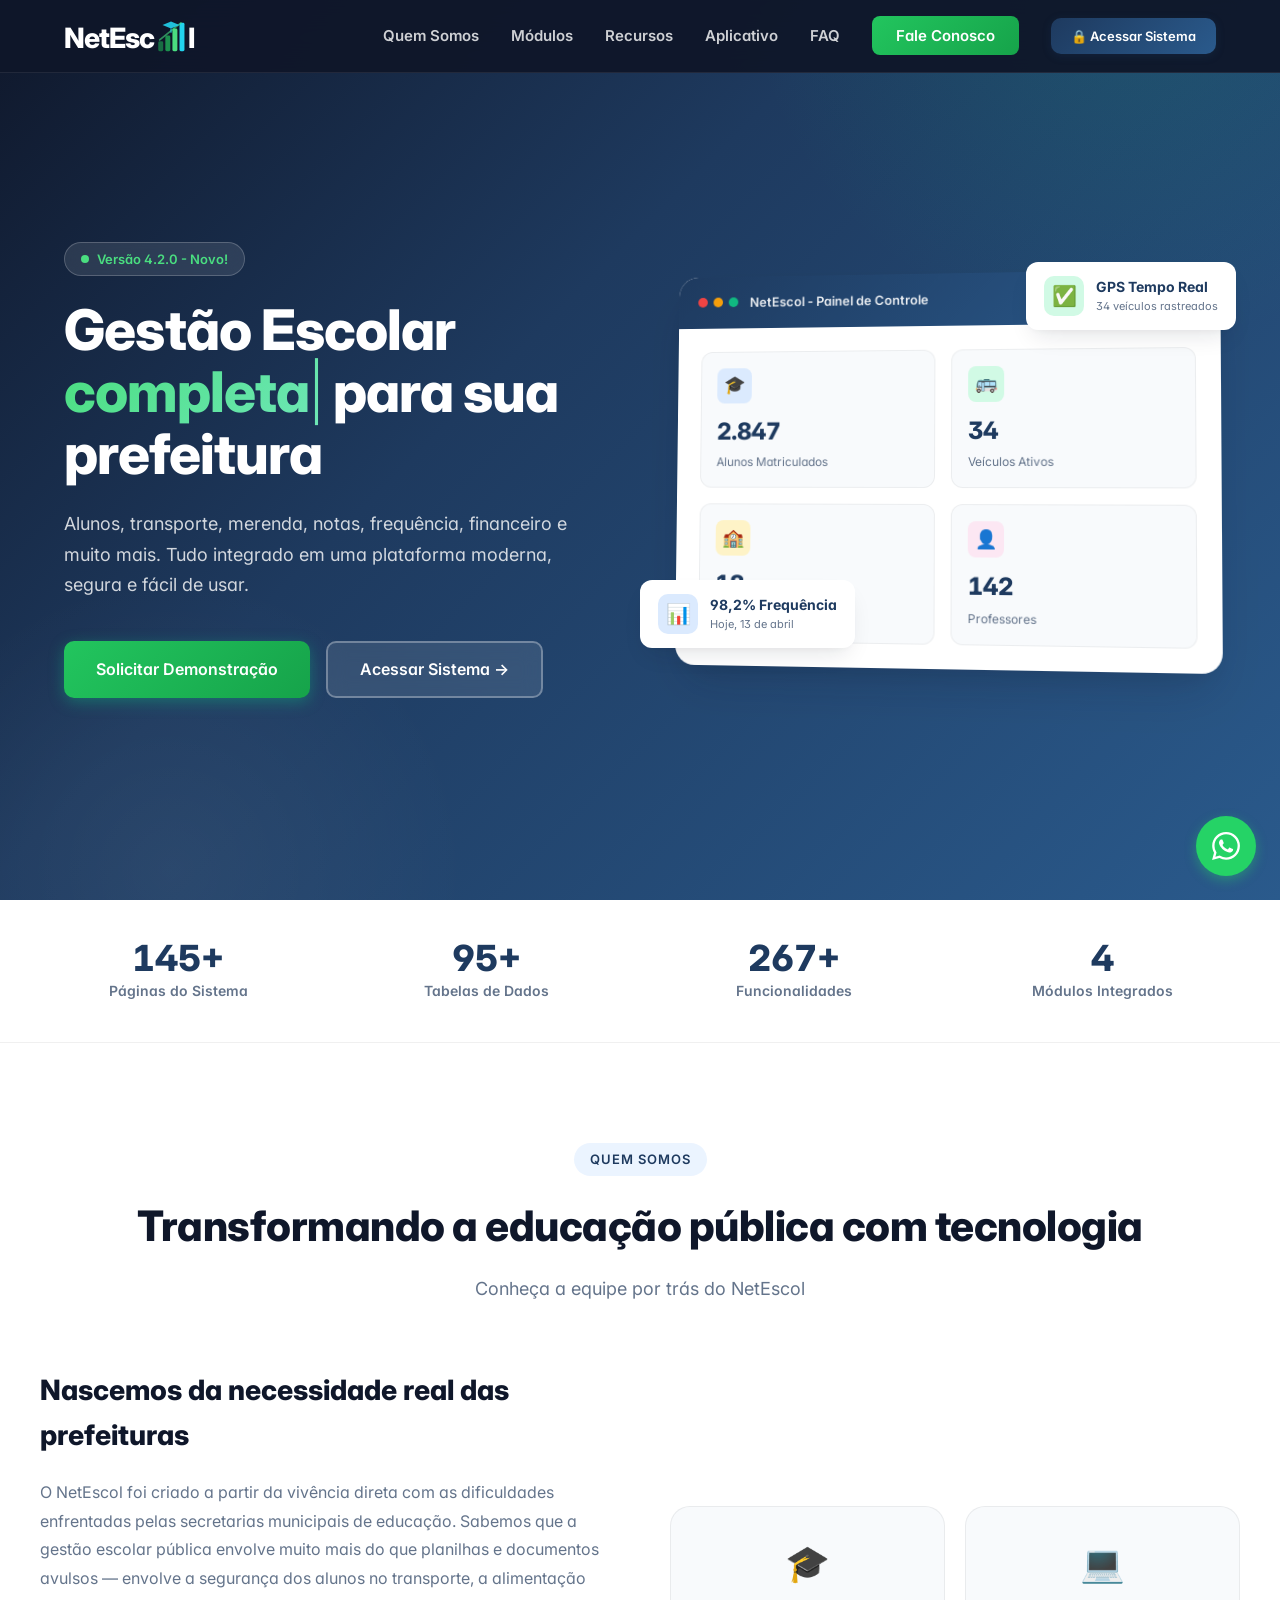
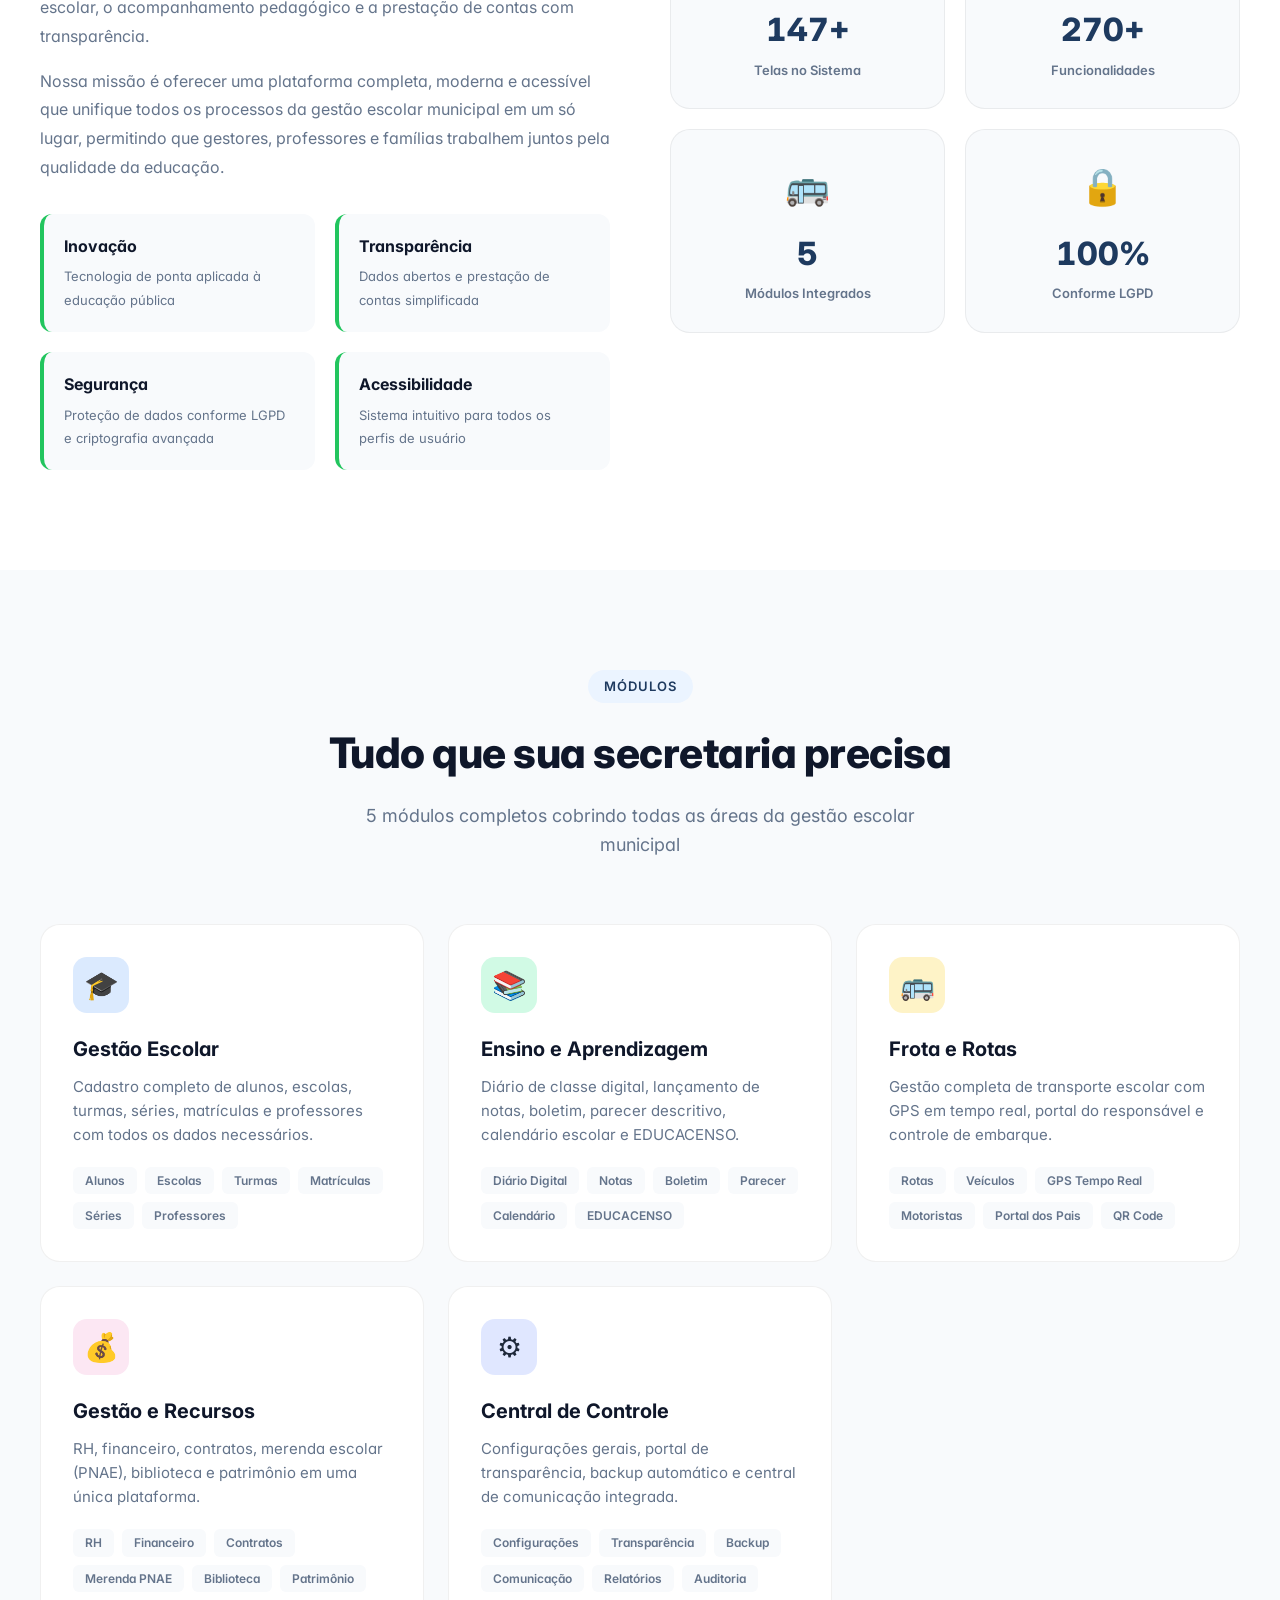
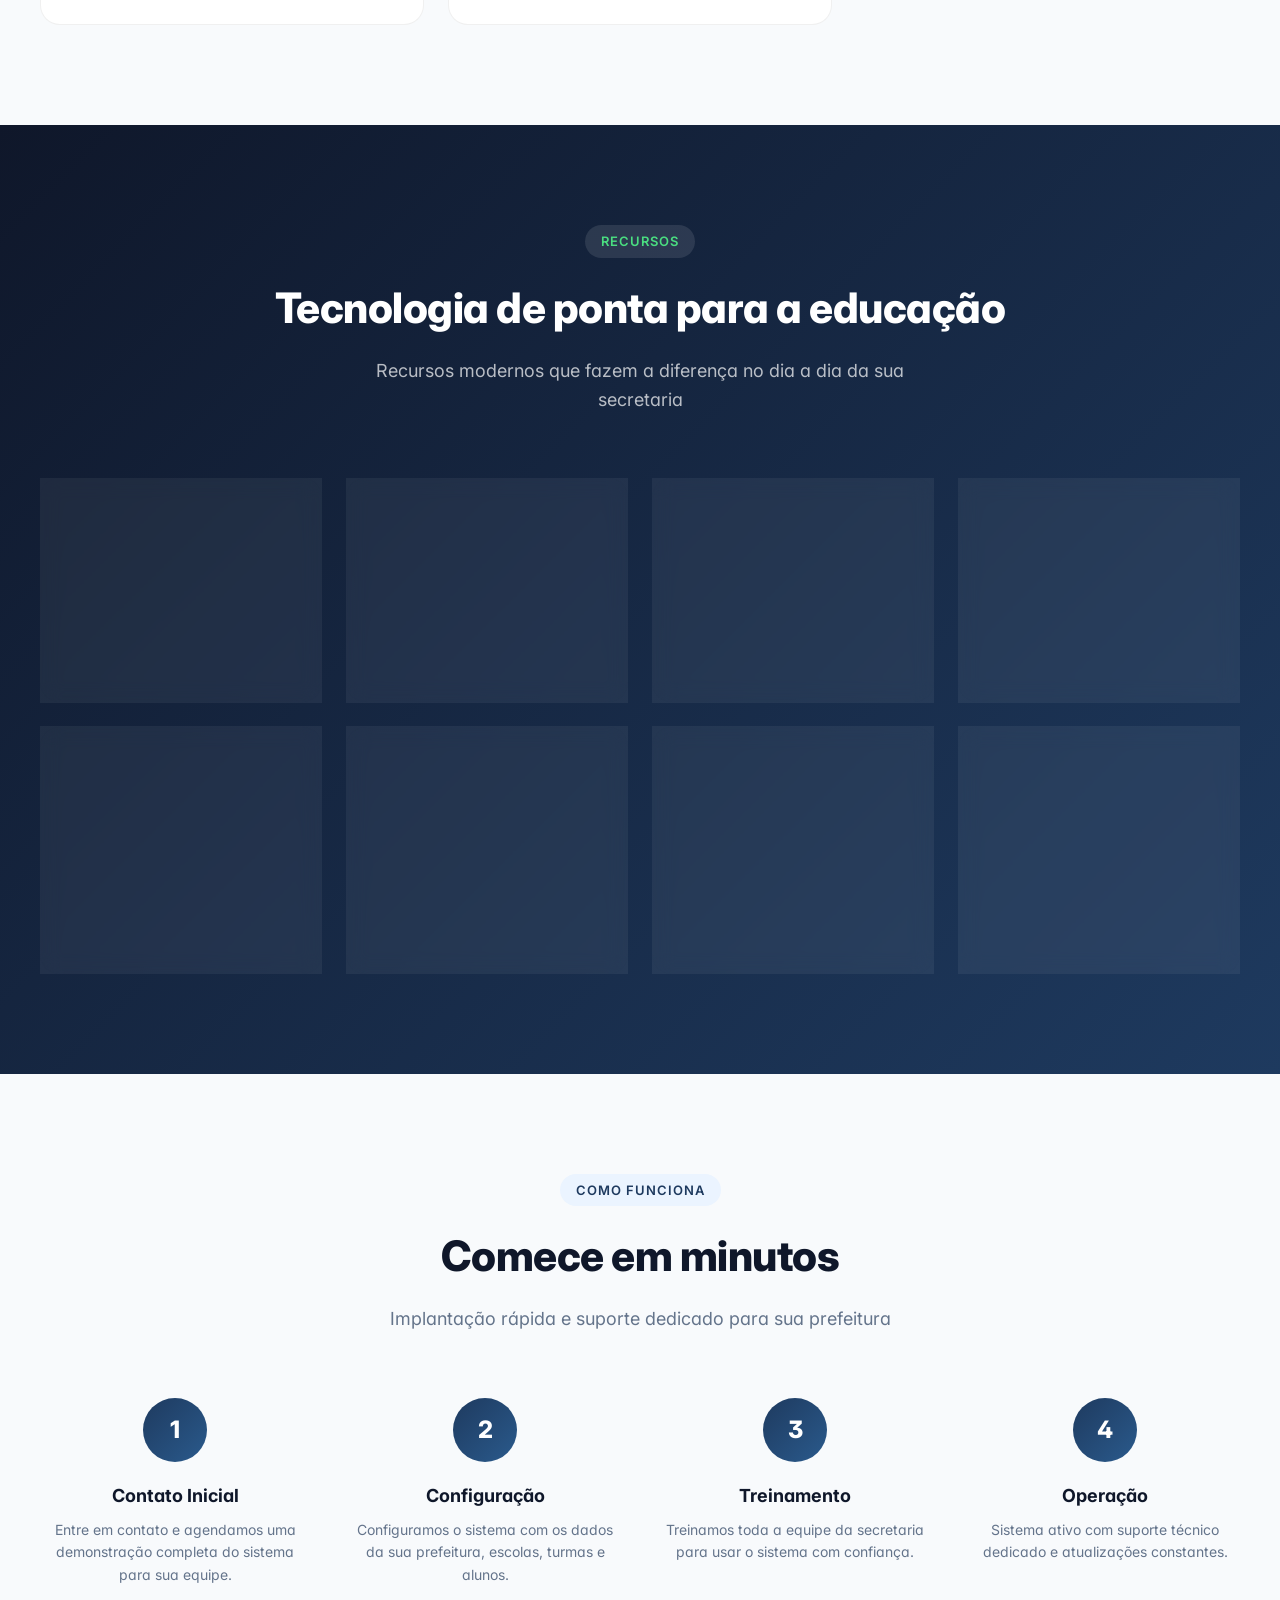
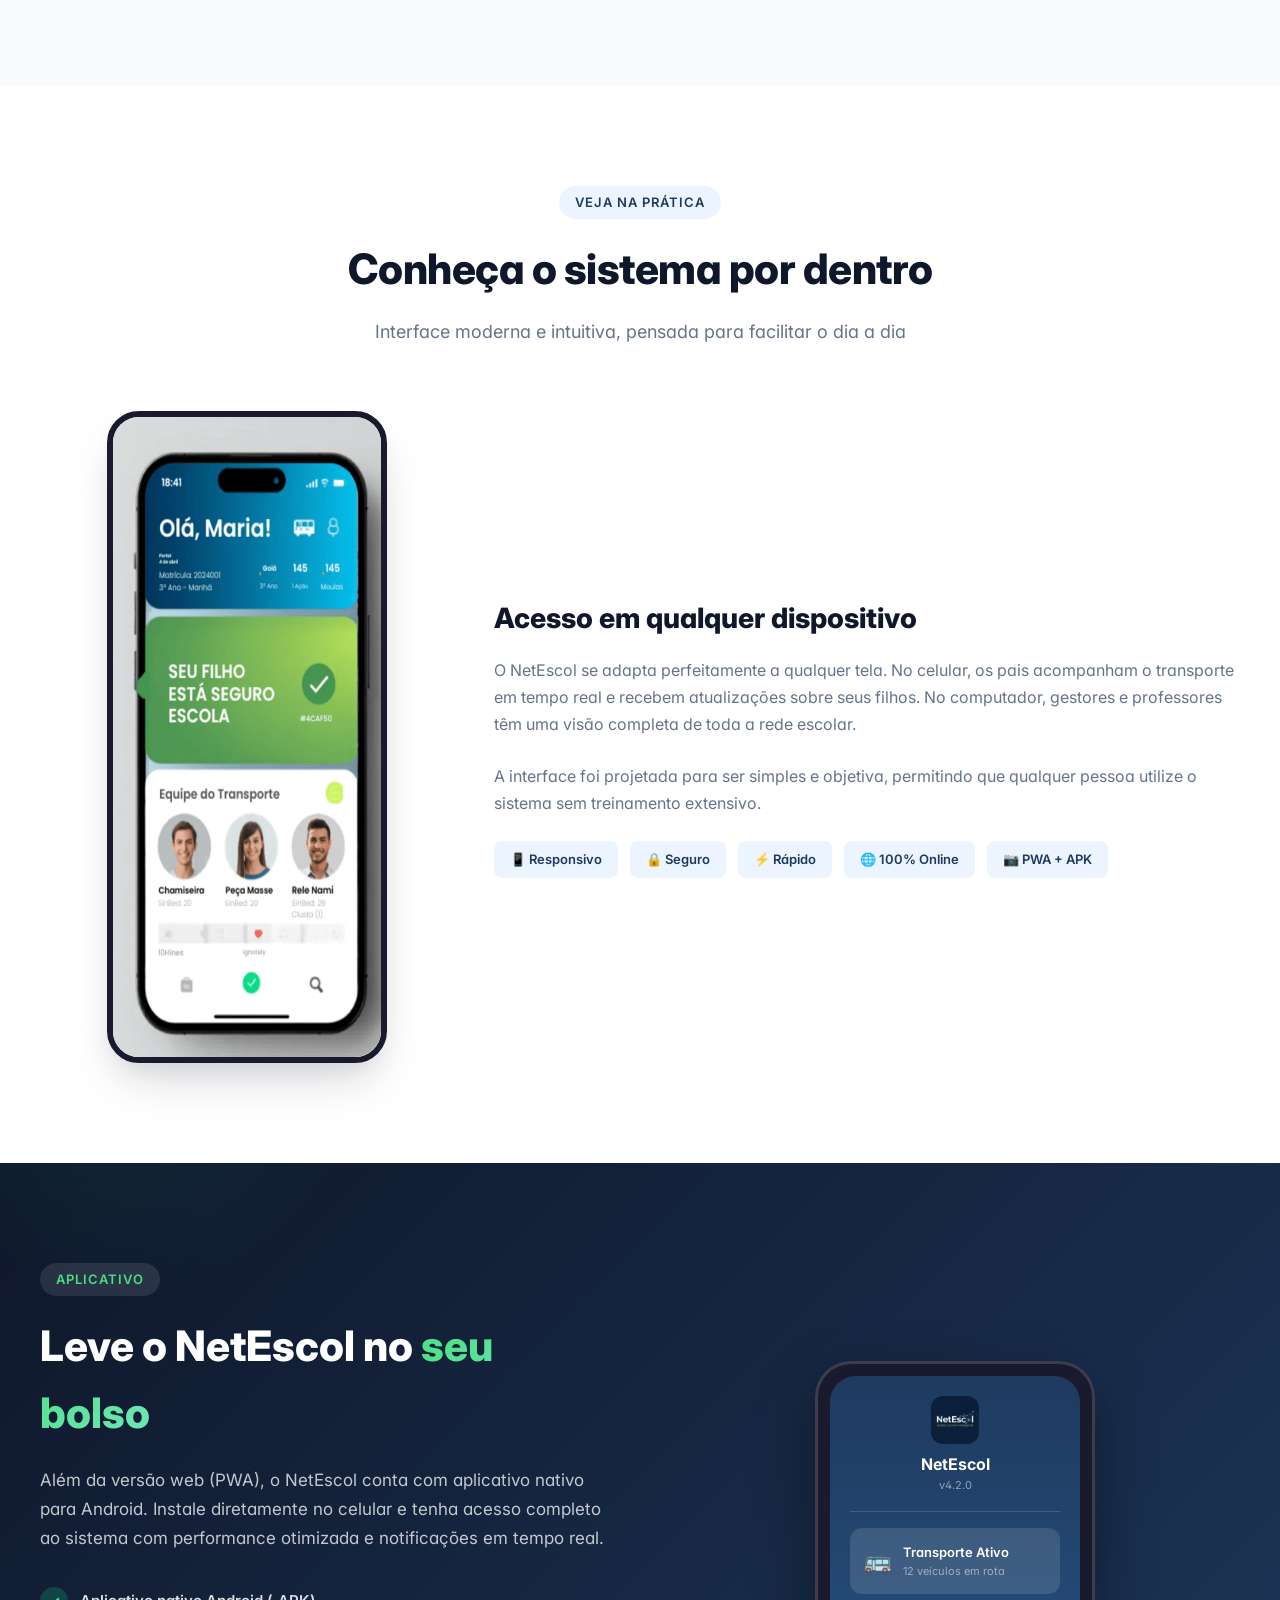
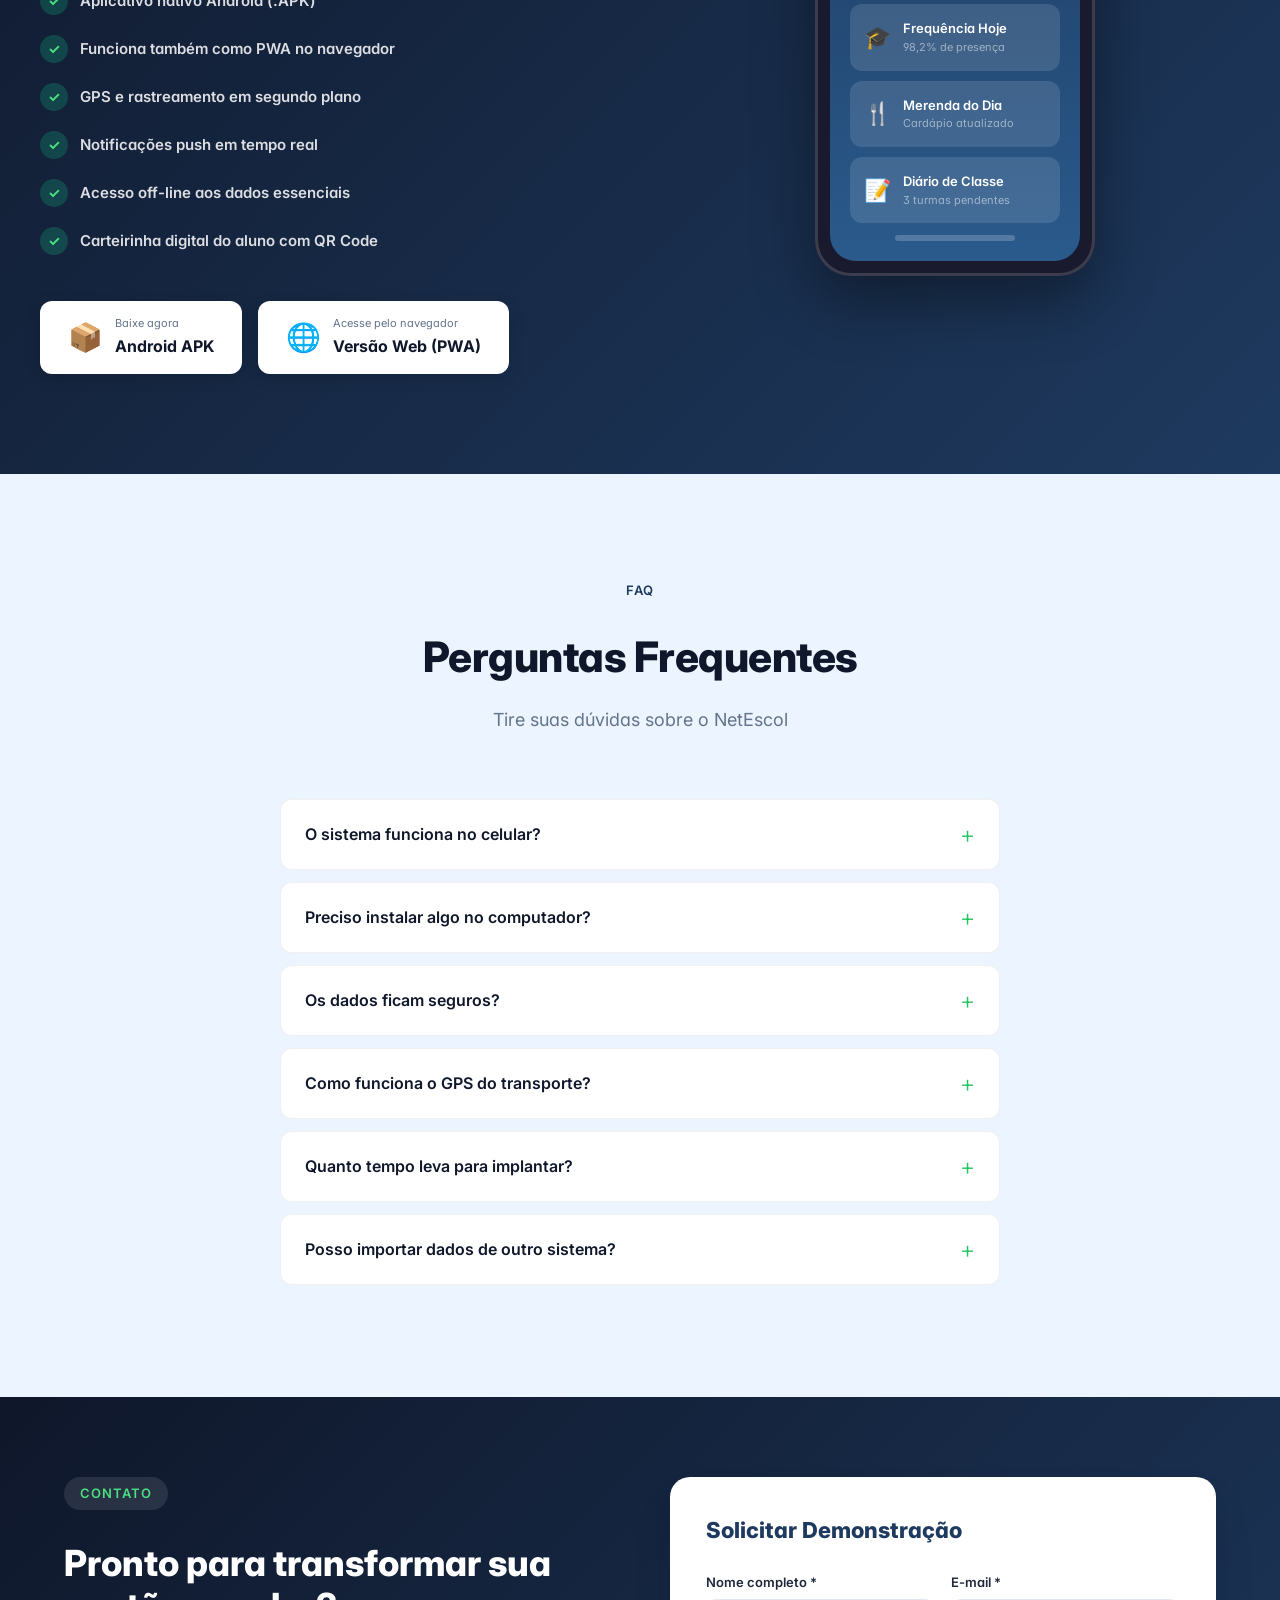
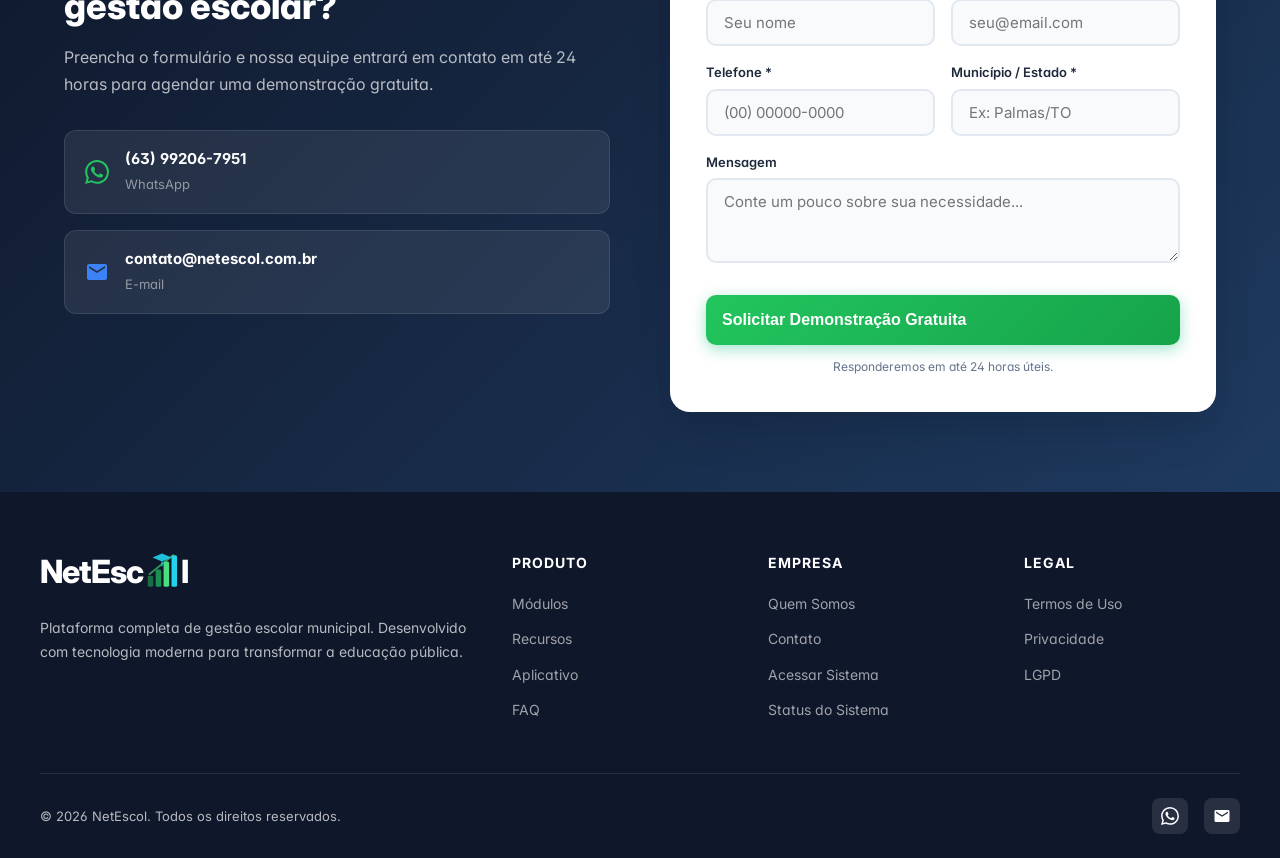
<file: index.html>
<!DOCTYPE html>
<html lang="pt-BR">
<head>
  <meta charset="UTF-8">
  <!-- Google Analytics 4 (substituir G-X86882PN4S pelo ID real) -->
  <script async src="https://www.googletagmanager.com/gtag/js?id=G-X86882PN4S"></script>
  <script>
    window.dataLayer = window.dataLayer || [];
    function gtag(){dataLayer.push(arguments);}
    gtag('js', new Date());
    gtag('config', 'G-X86882PN4S');
  </script>
  <!-- GoatCounter - analytics sem cookies (LGPD-friendly) -->
  <script data-goatcounter="https://netescol.goatcounter.com/count" async src="//gc.zgo.at/count.js"></script>
  <meta name="viewport" content="width=device-width, initial-scale=1.0">
  <title>NetEscol - Sistema de Gestão Escolar Municipal</title>
  <meta name="description" content="NetEscol - Plataforma completa de gestão escolar municipal. Alunos, transporte, merenda, notas, frequência e muito mais em um só lugar.">
  <meta name="keywords" content="gestão escolar, transporte escolar, sistema educacional, prefeitura, escola municipal">
  <meta name="theme-color" content="#1e3a5f">
  <meta name="geo.country" content="BR">
  <link rel="canonical" href="https://www.netescol.com.br/">
  <link rel="icon" type="image/svg+xml" href="assets/images/favicon.svg?v=2">
  <link rel="icon" type="image/png" href="assets/images/favicon.png?v=2">
  <link rel="apple-touch-icon" href="assets/images/favicon.png?v=2">
  <meta property="og:site_name" content="NetEscol">
  <meta property="og:title" content="NetEscol - Sistema de Gestão Escolar Municipal">
  <meta property="og:description" content="Plataforma completa de gestão escolar municipal. Alunos, transporte, merenda, notas, frequência e muito mais.">
  <meta property="og:image" content="https://www.netescol.com.br/assets/images/og-image.png">
  <meta property="og:image:width" content="1200">
  <meta property="og:image:height" content="630">
  <meta property="og:image:type" content="image/png">
  <meta property="og:image:alt" content="NetEscol - Sistema de Gestão Escolar Municipal">
  <meta property="og:url" content="https://www.netescol.com.br">
  <meta property="og:type" content="website">
  <meta property="og:locale" content="pt_BR">
  <meta name="twitter:card" content="summary_large_image">
  <meta name="twitter:title" content="NetEscol - Sistema de Gestão Escolar Municipal">
  <meta name="twitter:description" content="Plataforma completa de gestão escolar municipal. Alunos, transporte, merenda, notas, frequência e muito mais.">
  <meta name="twitter:image" content="https://www.netescol.com.br/assets/images/og-image.png">
  <meta name="twitter:image:alt" content="NetEscol - Sistema de Gestão Escolar Municipal">
  <link rel="preconnect" href="https://fonts.googleapis.com">
  <link rel="preconnect" href="https://fonts.gstatic.com" crossorigin>
  <link rel="dns-prefetch" href="//app.netescol.com.br">
  <link rel="preload" as="style" href="https://fonts.googleapis.com/css2?family=Inter:wght@300;400;600;700;800&display=swap">
  <link href="https://fonts.googleapis.com/css2?family=Inter:wght@300;400;600;700;800&display=swap" rel="stylesheet">
  <link rel="stylesheet" href="assets/css/style.css">
  <!-- Schema.org JSON-LD -->
  <script type="application/ld+json">
  {
    "@context": "https://schema.org",
    "@graph": [
      {
        "@type": "WebSite",
        "@id": "https://www.netescol.com.br/#website",
        "url": "https://www.netescol.com.br/",
        "name": "NetEscol",
        "description": "Sistema de Gestão Escolar Municipal",
        "inLanguage": "pt-BR",
        "publisher": { "@id": "https://www.netescol.com.br/#organization" }
      },
      {
        "@type": "Organization",
        "@id": "https://www.netescol.com.br/#organization",
        "name": "NetEscol",
        "url": "https://www.netescol.com.br",
        "logo": "https://www.netescol.com.br/assets/images/logo-sistema.png",
        "sameAs": [],
        "contactPoint": {
          "@type": "ContactPoint",
          "telephone": "+55-63-99206-7951",
          "contactType": "sales",
          "email": "contato@netescol.com.br",
          "availableLanguage": "Portuguese",
          "areaServed": "BR"
        },
        "address": {
          "@type": "PostalAddress",
          "addressLocality": "Palmas",
          "addressRegion": "TO",
          "addressCountry": "BR"
        }
      },
      {
        "@type": "SoftwareApplication",
        "@id": "https://www.netescol.com.br/#software",
        "name": "NetEscol",
        "applicationCategory": "BusinessApplication",
        "operatingSystem": "Web, Android",
        "description": "Sistema completo de gestão escolar municipal. Alunos, transporte, merenda, notas, frequência e muito mais.",
        "url": "https://www.netescol.com.br",
        "image": "https://www.netescol.com.br/assets/images/og-image.png",
        "offers": {
          "@type": "Offer",
          "price": "0",
          "priceCurrency": "BRL",
          "description": "Demonstração gratuita"
        },
        "provider": { "@id": "https://www.netescol.com.br/#organization" },
        "featureList": ["Gestão de Alunos", "Transporte Escolar com GPS", "Merenda PNAE", "Diário Digital", "Boletim", "Dashboard 360"]
      },
      {
        "@type": "FAQPage",
        "mainEntity": [
          { "@type": "Question", "name": "O sistema funciona no celular?", "acceptedAnswer": { "@type": "Answer", "text": "Sim. O NetEscol é um Progressive Web App (PWA), funciona como aplicativo nativo no celular, tablet e computador. Basta acessar pelo navegador e adicionar à tela inicial. Funciona até off-line." } },
          { "@type": "Question", "name": "Preciso instalar algo no computador?", "acceptedAnswer": { "@type": "Answer", "text": "Não. O NetEscol é 100% na nuvem. Você acessa pelo navegador de qualquer computador ou celular. Não precisa instalar programa, e as atualizações são automáticas." } },
          { "@type": "Question", "name": "Os dados ficam seguros?", "acceptedAnswer": { "@type": "Answer", "text": "Sim. Usamos criptografia de ponta a ponta, autenticação JWT segura, proteção contra SQL Injection, XSS e outros ataques. Compatível com a LGPD e cada prefeitura tem seus dados completamente isolados (multitenant)." } },
          { "@type": "Question", "name": "Como funciona o GPS do transporte?", "acceptedAnswer": { "@type": "Answer", "text": "O motorista ativa o GPS no celular e o sistema rastreia a posição em tempo real via Socket.IO. Os pais acompanham pelo Portal do Responsável e recebem notificações quando o ônibus está próximo. O embarque é registrado por QR Code." } },
          { "@type": "Question", "name": "Quanto tempo leva para implantar?", "acceptedAnswer": { "@type": "Answer", "text": "A implantação completa leva em média de 2 a 4 semanas, dependendo do tamanho da rede escolar. Inclui configuração do sistema, importação de dados, treinamento da equipe e acompanhamento inicial." } },
          { "@type": "Question", "name": "Posso importar dados de outro sistema?", "acceptedAnswer": { "@type": "Answer", "text": "Sim. Oferecemos importação via planilhas Excel/CSV. Nossa equipe auxilia na migração completa para garantir que nenhum dado seja perdido na transição." } }
        ]
      }
    ]
  }
  </script>
</head>
<body>

  <!-- SKIP TO CONTENT (a11y - sempre primeiro filho do body) -->
  <a href="#main-content" class="skip-nav">Pular para o conteúdo</a>

  <!-- SCROLL PROGRESS -->
  <div class="scroll-progress" id="scrollProgress"></div>

  <!-- BACK TO TOP -->
  <button class="back-to-top" id="backToTop" aria-label="Voltar ao topo">&#8593;</button>

  <!-- NAVBAR -->
  <nav class="navbar" id="navbar">
    <div class="nav-container">
      <a href="https://www.netescol.com.br" class="nav-logo" aria-label="NetEscol - página inicial">
        <div class="netescol-logo netescol-logo-sm"><span>Net</span><span>Esc</span><svg viewBox="0 0 48 48" fill="none" aria-hidden="true"><rect x="6" y="30" width="7" height="14" rx="2" fill="#22c55e" opacity="0.5"/><rect x="16" y="22" width="7" height="22" rx="2" fill="#22c55e" opacity="0.7"/><rect x="26" y="12" width="7" height="32" rx="2" fill="#4ade80"/><rect x="36" y="4" width="7" height="40" rx="2" fill="#22d3ee"/><path d="M8 28 L38 4" stroke="#4ade80" stroke-width="2.5" stroke-linecap="round" opacity="0.6"/><path d="M24 2 L36 7 L24 12 L12 7 Z" fill="#22d3ee" opacity="0.9"/><line x1="24" y1="12" x2="24" y2="18" stroke="#22d3ee" stroke-width="2" opacity="0.7"/></svg><span>l</span></div>
      </a>
      <ul class="nav-links" id="navLinks">
        <li><a href="#quem-somos">Quem Somos</a></li>
        <li><a href="#modulos">Módulos</a></li>
        <li><a href="#recursos">Recursos</a></li>
        <li><a href="#aplicativo">Aplicativo</a></li>
        <li><a href="#faq">FAQ</a></li>
        <li><a href="#contato" class="nav-cta">Fale Conosco</a></li>
        <li><a href="https://app.netescol.com.br" target="_blank" rel="noopener noreferrer" class="nav-sistema">&#128274; Acessar Sistema</a></li>
      </ul>
      <button class="nav-mobile-btn" id="navMobileBtn" aria-label="Menu" aria-expanded="false" aria-controls="navLinks">
        <span></span><span></span><span></span>
      </button>
    </div>
  </nav>

  <main id="main-content">

  <!-- HERO -->
  <section class="hero">
    <div class="hero-container">
      <div class="hero-content">
        <!-- Logo removida do hero - navbar já tem -->
        <div class="hero-badge">Versão 4.2.0 - Novo!</div>
        <h1>Gestão Escolar <span class="highlight typing" id="typingText"></span> para sua prefeitura</h1>
        <p class="hero-desc">
          Alunos, transporte, merenda, notas, frequência, financeiro e muito mais.
          Tudo integrado em uma plataforma moderna, segura e fácil de usar.
        </p>
        <div class="hero-buttons">
          <a href="#contato" class="btn btn-primary">Solicitar Demonstração</a>
          <a href="https://app.netescol.com.br" target="_blank" rel="noopener noreferrer" class="btn btn-outline">Acessar Sistema &#8594;</a>
        </div>
      </div>
      <div class="hero-visual">
        <div class="hero-dashboard">
          <div class="dashboard-header">
            <div class="dashboard-dots">
              <span></span><span></span><span></span>
            </div>
            <div class="dashboard-title">NetEscol - Painel de Controle</div>
          </div>
          <div class="dashboard-body">
            <div class="dash-card">
              <div class="dash-card-icon">&#127891;</div>
              <div class="dash-card-number">2.847</div>
              <div class="dash-card-label">Alunos Matriculados</div>
            </div>
            <div class="dash-card">
              <div class="dash-card-icon">&#128652;</div>
              <div class="dash-card-number">34</div>
              <div class="dash-card-label">Veículos Ativos</div>
            </div>
            <div class="dash-card">
              <div class="dash-card-icon">&#127979;</div>
              <div class="dash-card-number">18</div>
              <div class="dash-card-label">Escolas</div>
            </div>
            <div class="dash-card">
              <div class="dash-card-icon">&#128100;</div>
              <div class="dash-card-number">142</div>
              <div class="dash-card-label">Professores</div>
            </div>
          </div>
        </div>
        <div class="hero-float-card card-1">
          <div class="float-icon" style="background:#D1FAE5">&#9989;</div>
          <div>
            <div class="float-text-main">GPS Tempo Real</div>
            <div class="float-text-sub">34 veículos rastreados</div>
          </div>
        </div>
        <div class="hero-float-card card-2">
          <div class="float-icon" style="background:#DBEAFE">&#128202;</div>
          <div>
            <div class="float-text-main">98,2% Frequência</div>
            <div class="float-text-sub">Hoje, 13 de abril</div>
          </div>
        </div>
      </div>
    </div>
  </section>

  <!-- STATS BAR -->
  <div class="stats-bar">
    <div class="stats-container">
      <div class="stat-item fade-up">
        <div class="stat-number">147<span>+</span></div>
        <div class="stat-label">Páginas do Sistema</div>
      </div>
      <div class="stat-item fade-up">
        <div class="stat-number">97<span>+</span></div>
        <div class="stat-label">Tabelas de Dados</div>
      </div>
      <div class="stat-item fade-up">
        <div class="stat-number">270<span>+</span></div>
        <div class="stat-label">Funcionalidades</div>
      </div>
      <div class="stat-item fade-up">
        <div class="stat-number">5</div>
        <div class="stat-label">Módulos Integrados</div>
      </div>
    </div>
  </div>

  <!-- QUEM SOMOS -->
  <section class="section about-section" id="quem-somos">
    <div class="section-container">
      <div class="section-header">
        <div class="section-tag">Quem Somos</div>
        <h2 class="section-title">Transformando a educação pública com tecnologia</h2>
        <p class="section-subtitle">Conheça a equipe por trás do NetEscol</p>
      </div>
      <div class="about-grid">
        <div class="about-content fade-up">
          <h3>Nascemos da necessidade real das prefeituras</h3>
          <p>
            O NetEscol foi criado a partir da vivência direta com as dificuldades enfrentadas
            pelas secretarias municipais de educação. Sabemos que a gestão escolar pública envolve
            muito mais do que planilhas e documentos avulsos — envolve a segurança dos alunos no
            transporte, a alimentação escolar, o acompanhamento pedagógico e a prestação de contas
            com transparência.
          </p>
          <p>
            Nossa missão é oferecer uma plataforma completa, moderna e acessível que unifique
            todos os processos da gestão escolar municipal em um só lugar, permitindo que gestores,
            professores e famílias trabalhem juntos pela qualidade da educação.
          </p>
          <div class="about-values">
            <div class="about-value">
              <h4>Inovação</h4>
              <p>Tecnologia de ponta aplicada à educação pública</p>
            </div>
            <div class="about-value">
              <h4>Transparência</h4>
              <p>Dados abertos e prestação de contas simplificada</p>
            </div>
            <div class="about-value">
              <h4>Segurança</h4>
              <p>Proteção de dados conforme LGPD e criptografia avançada</p>
            </div>
            <div class="about-value">
              <h4>Acessibilidade</h4>
              <p>Sistema intuitivo para todos os perfis de usuário</p>
            </div>
          </div>
        </div>
        <div class="about-stats fade-up">
          <div class="about-stat-card">
            <div class="about-stat-icon">&#127891;</div>
            <div class="about-stat-number">147+</div>
            <div class="about-stat-label">Telas no Sistema</div>
          </div>
          <div class="about-stat-card">
            <div class="about-stat-icon">&#128187;</div>
            <div class="about-stat-number">270+</div>
            <div class="about-stat-label">Funcionalidades</div>
          </div>
          <div class="about-stat-card">
            <div class="about-stat-icon">&#128652;</div>
            <div class="about-stat-number">5</div>
            <div class="about-stat-label">Módulos Integrados</div>
          </div>
          <div class="about-stat-card">
            <div class="about-stat-icon">&#128274;</div>
            <div class="about-stat-number">100%</div>
            <div class="about-stat-label">Conforme LGPD</div>
          </div>
        </div>
      </div>
    </div>
  </section>

  <!-- MODULES -->
  <section class="section" id="modulos">
    <div class="section-container">
      <div class="section-header">
        <div class="section-tag">Módulos</div>
        <h2 class="section-title">Tudo que sua secretaria precisa</h2>
        <p class="section-subtitle">5 módulos completos cobrindo todas as áreas da gestão escolar municipal</p>
      </div>
      <div class="modules-grid">
        <div class="module-card fade-up">
          <div class="module-icon">&#127891;</div>
          <h3 class="module-name">Gestão Escolar</h3>
          <p class="module-desc">Cadastro completo de alunos, escolas, turmas, séries, matrículas e professores com todos os dados necessários.</p>
          <ul class="module-features">
            <li>Alunos</li>
            <li>Escolas</li>
            <li>Turmas</li>
            <li>Matrículas</li>
            <li>Séries</li>
            <li>Professores</li>
          </ul>
        </div>
        <div class="module-card fade-up">
          <div class="module-icon">&#128218;</div>
          <h3 class="module-name">Ensino e Aprendizagem</h3>
          <p class="module-desc">Diário de classe digital, lançamento de notas, boletim, parecer descritivo, calendário escolar e EDUCACENSO.</p>
          <ul class="module-features">
            <li>Diário Digital</li>
            <li>Notas</li>
            <li>Boletim</li>
            <li>Parecer</li>
            <li>Calendário</li>
            <li>EDUCACENSO</li>
          </ul>
        </div>
        <div class="module-card fade-up">
          <div class="module-icon">&#128652;</div>
          <h3 class="module-name">Frota e Rotas</h3>
          <p class="module-desc">Gestão completa de transporte escolar com GPS em tempo real, portal do responsável e controle de embarque.</p>
          <ul class="module-features">
            <li>Rotas</li>
            <li>Veículos</li>
            <li>GPS Tempo Real</li>
            <li>Motoristas</li>
            <li>Portal dos Pais</li>
            <li>QR Code</li>
          </ul>
        </div>
        <div class="module-card fade-up">
          <div class="module-icon">&#128176;</div>
          <h3 class="module-name">Gestão e Recursos</h3>
          <p class="module-desc">RH, financeiro, contratos, merenda escolar (PNAE), biblioteca e patrimônio em uma única plataforma.</p>
          <ul class="module-features">
            <li>RH</li>
            <li>Financeiro</li>
            <li>Contratos</li>
            <li>Merenda PNAE</li>
            <li>Biblioteca</li>
            <li>Patrimônio</li>
          </ul>
        </div>
        <div class="module-card fade-up">
          <div class="module-icon">&#9881;</div>
          <h3 class="module-name">Central de Controle</h3>
          <p class="module-desc">Configurações gerais, portal de transparência, backup automático e central de comunicação integrada.</p>
          <ul class="module-features">
            <li>Configurações</li>
            <li>Transparência</li>
            <li>Backup</li>
            <li>Comunicação</li>
            <li>Relatórios</li>
            <li>Auditoria</li>
          </ul>
        </div>
      </div>
    </div>
  </section>

  <!-- FEATURES -->
  <section class="section features-section" id="recursos">
    <div class="section-container">
      <div class="section-header">
        <div class="section-tag">Recursos</div>
        <h2 class="section-title">Tecnologia de ponta para a educação</h2>
        <p class="section-subtitle">Recursos modernos que fazem a diferença no dia a dia da sua secretaria</p>
      </div>
      <div class="features-grid">
        <div class="feature-card fade-up">
          <div class="feature-icon">&#128225;</div>
          <h3 class="feature-name">GPS em Tempo Real</h3>
          <p class="feature-desc">Rastreie todos os veículos da frota em tempo real. Os pais acompanham pelo celular.</p>
        </div>
        <div class="feature-card fade-up">
          <div class="feature-icon">&#128241;</div>
          <h3 class="feature-name">App Progressivo (PWA)</h3>
          <p class="feature-desc">Funciona como aplicativo no celular sem precisar baixar da loja. Acesso offline.</p>
        </div>
        <div class="feature-card fade-up">
          <div class="feature-icon">&#128196;</div>
          <h3 class="feature-name">PDF com QR Code</h3>
          <p class="feature-desc">Documentos oficiais com QR Code de verificação e assinatura digital.</p>
        </div>
        <div class="feature-card fade-up">
          <div class="feature-icon">&#128274;</div>
          <h3 class="feature-name">Segurança Avançada</h3>
          <p class="feature-desc">Criptografia, autenticação JWT, proteção contra ataques e conformidade com a LGPD.</p>
        </div>
        <div class="feature-card fade-up">
          <div class="feature-icon">&#128202;</div>
          <h3 class="feature-name">Dashboard 360°</h3>
          <p class="feature-desc">Visão completa da rede escolar com gráficos interativos e indicadores em tempo real.</p>
        </div>
        <div class="feature-card fade-up">
          <div class="feature-icon">&#128229;</div>
          <h3 class="feature-name">Exportação Multiformato</h3>
          <p class="feature-desc">Exporte para PDF, Word, Excel, CSV e HTML. Impressão otimizada com cabeçalho institucional.</p>
        </div>
        <div class="feature-card fade-up">
          <div class="feature-icon">&#127760;</div>
          <h3 class="feature-name">Multiprefeitura (SaaS)</h3>
          <p class="feature-desc">Plataforma multitenant. Cada prefeitura tem seus dados isolados e seguros.</p>
        </div>
        <div class="feature-card fade-up">
          <div class="feature-icon">&#128231;</div>
          <h3 class="feature-name">Notificações Inteligentes</h3>
          <p class="feature-desc">Alertas por e-mail e push para pais, professores e gestores sobre eventos importantes.</p>
        </div>
      </div>
    </div>
  </section>

  <!-- HOW IT WORKS -->
  <section class="section" id="como-funciona">
    <div class="section-container">
      <div class="section-header">
        <div class="section-tag">Como Funciona</div>
        <h2 class="section-title">Comece em minutos</h2>
        <p class="section-subtitle">Implantação rápida e suporte dedicado para sua prefeitura</p>
      </div>
      <div class="steps-grid">
        <div class="step fade-up">
          <div class="step-number">1</div>
          <h3 class="step-title">Contato Inicial</h3>
          <p class="step-desc">Entre em contato e agendamos uma demonstração completa do sistema para sua equipe.</p>
        </div>
        <div class="step fade-up">
          <div class="step-number">2</div>
          <h3 class="step-title">Configuração</h3>
          <p class="step-desc">Configuramos o sistema com os dados da sua prefeitura, escolas, turmas e alunos.</p>
        </div>
        <div class="step fade-up">
          <div class="step-number">3</div>
          <h3 class="step-title">Treinamento</h3>
          <p class="step-desc">Treinamos toda a equipe da secretaria para usar o sistema com confiança.</p>
        </div>
        <div class="step fade-up">
          <div class="step-number">4</div>
          <h3 class="step-title">Operação</h3>
          <p class="step-desc">Sistema ativo com suporte técnico dedicado e atualizações constantes.</p>
        </div>
      </div>
    </div>
  </section>

  <!-- SCREENSHOTS -->
  <section class="section screenshots-section" id="screenshots">
    <div class="section-container">
      <div class="section-header">
        <div class="section-tag">Veja na Prática</div>
        <h2 class="section-title">Conheça o sistema por dentro</h2>
        <p class="section-subtitle">Interface moderna e intuitiva, pensada para facilitar o dia a dia</p>
      </div>
      <div class="screenshots-grid">
        <div class="fade-up" style="text-align:center;">
          <div class="screenshot-phone">
            <picture>
              <source srcset="assets/images/app-screenshot.webp" type="image/webp">
              <img src="assets/images/app-screenshot.png" alt="NetEscol - Portal do Responsável no celular" width="320" height="640" loading="lazy" decoding="async">
            </picture>
          </div>
        </div>
        <div class="fade-up">
          <div class="screenshots-content">
            <h3>Acesso em qualquer dispositivo</h3>
            <p>
              O NetEscol se adapta perfeitamente a qualquer tela. No celular, os pais acompanham
              o transporte em tempo real e recebem atualizações sobre seus filhos. No computador,
              gestores e professores têm uma visão completa de toda a rede escolar.
            </p>
            <p>
              A interface foi projetada para ser simples e objetiva, permitindo que qualquer pessoa
              utilize o sistema sem treinamento extensivo.
            </p>
            <div class="screenshot-badges">
              <span class="screenshot-badge">&#128241; Responsivo</span>
              <span class="screenshot-badge">&#128274; Seguro</span>
              <span class="screenshot-badge">&#9889; Rápido</span>
              <span class="screenshot-badge">&#127760; 100% Online</span>
              <span class="screenshot-badge">&#128247; PWA + APK</span>
            </div>
          </div>
        </div>
      </div>
    </div>
  </section>

  <!-- APLICATIVO -->
  <section class="section app-section" id="aplicativo">
    <div class="section-container">
      <div class="app-grid">
        <div class="app-content fade-up">
          <div class="section-tag" style="background: rgba(255,255,255,0.1); color: var(--accent-light);">Aplicativo</div>
          <h2>Leve o NetEscol no <span class="highlight">seu bolso</span></h2>
          <p>
            Além da versão web (PWA), o NetEscol conta com aplicativo nativo para Android.
            Instale diretamente no celular e tenha acesso completo ao sistema com
            performance otimizada e notificações em tempo real.
          </p>
          <ul class="app-features-list">
            <li>Aplicativo nativo Android (.APK)</li>
            <li>Funciona também como PWA no navegador</li>
            <li>GPS e rastreamento em segundo plano</li>
            <li>Notificações push em tempo real</li>
            <li>Acesso off-line aos dados essenciais</li>
            <li>Carteirinha digital do aluno com QR Code</li>
          </ul>
          <div class="app-buttons">
            <a href="#contato" class="btn-app">
              <div class="btn-app-icon">&#128230;</div>
              <div class="btn-app-text">
                <small>Baixe agora</small>
                <strong>Android APK</strong>
              </div>
            </a>
            <a href="https://app.netescol.com.br" target="_blank" rel="noopener noreferrer" class="btn-app">
              <div class="btn-app-icon">&#127760;</div>
              <div class="btn-app-text">
                <small>Acesse pelo navegador</small>
                <strong>Versão Web (PWA)</strong>
              </div>
            </a>
          </div>
        </div>
        <div class="app-visual fade-up">
          <div class="app-phone">
            <div class="app-phone-screen">
              <div class="app-phone-header">
                <div class="app-phone-logo"><img src="assets/images/logo-sistema.png" alt="NetEscol" width="48" height="48" loading="lazy" decoding="async"></div>
                <div class="app-phone-name">NetEscol</div>
                <div class="app-phone-version">v4.2.0</div>
              </div>
              <div class="app-phone-cards">
                <div class="app-phone-card">
                  <div class="app-phone-card-icon">&#128652;</div>
                  <div>
                    <div class="app-phone-card-text">Transporte Ativo</div>
                    <div class="app-phone-card-sub">12 veículos em rota</div>
                  </div>
                </div>
                <div class="app-phone-card">
                  <div class="app-phone-card-icon">&#127891;</div>
                  <div>
                    <div class="app-phone-card-text">Frequência Hoje</div>
                    <div class="app-phone-card-sub">98,2% de presença</div>
                  </div>
                </div>
                <div class="app-phone-card">
                  <div class="app-phone-card-icon">&#127860;</div>
                  <div>
                    <div class="app-phone-card-text">Merenda do Dia</div>
                    <div class="app-phone-card-sub">Cardápio atualizado</div>
                  </div>
                </div>
                <div class="app-phone-card">
                  <div class="app-phone-card-icon">&#128221;</div>
                  <div>
                    <div class="app-phone-card-text">Diário de Classe</div>
                    <div class="app-phone-card-sub">3 turmas pendentes</div>
                  </div>
                </div>
              </div>
              <div class="app-phone-notch"></div>
            </div>
          </div>
        </div>
      </div>
    </div>
  </section>

  <!-- FAQ -->
  <section class="section" id="faq" style="background: var(--bg-alt);">
    <div class="section-container">
      <div class="section-header">
        <div class="section-tag">FAQ</div>
        <h2 class="section-title">Perguntas Frequentes</h2>
        <p class="section-subtitle">Tire suas dúvidas sobre o NetEscol</p>
      </div>
      <div class="faq-list">
        <div class="faq-item">
          <button class="faq-question" aria-expanded="false">O sistema funciona no celular?</button>
          <div class="faq-answer">
            <div class="faq-answer-inner">Sim! O NetEscol é um Progressive Web App (PWA), ou seja, funciona como um aplicativo nativo no celular, tablet e computador. Basta acessar pelo navegador e adicionar à tela inicial. Funciona até mesmo off-line.</div>
          </div>
        </div>
        <div class="faq-item">
          <button class="faq-question" aria-expanded="false">Preciso instalar algo no computador?</button>
          <div class="faq-answer">
            <div class="faq-answer-inner">Não! O NetEscol é 100% na nuvem. Você acessa pelo navegador de qualquer computador ou celular. Não precisa instalar nenhum programa, e as atualizações são automáticas.</div>
          </div>
        </div>
        <div class="faq-item">
          <button class="faq-question" aria-expanded="false">Os dados ficam seguros?</button>
          <div class="faq-answer">
            <div class="faq-answer-inner">Absolutamente. Usamos criptografia de ponta a ponta, autenticação JWT segura, proteção contra SQL Injection, XSS e outros ataques. O sistema é compatível com a LGPD e cada prefeitura tem seus dados completamente isolados (multitenant).</div>
          </div>
        </div>
        <div class="faq-item">
          <button class="faq-question" aria-expanded="false">Como funciona o GPS do transporte?</button>
          <div class="faq-answer">
            <div class="faq-answer-inner">O motorista ativa o GPS no celular e o sistema rastreia a posição em tempo real via Socket.IO. Os pais podem acompanhar pelo Portal do Responsável e recebem notificações quando o ônibus está próximo. O embarque é registrado por QR Code.</div>
          </div>
        </div>
        <div class="faq-item">
          <button class="faq-question" aria-expanded="false">Quanto tempo leva para implantar?</button>
          <div class="faq-answer">
            <div class="faq-answer-inner">A implantação completa leva em média de 2 a 4 semanas, dependendo do tamanho da rede escolar. Inclui configuração do sistema, importação de dados, treinamento da equipe e acompanhamento inicial.</div>
          </div>
        </div>
        <div class="faq-item">
          <button class="faq-question" aria-expanded="false">Posso importar dados de outro sistema?</button>
          <div class="faq-answer">
            <div class="faq-answer-inner">Sim! Oferecemos importação de dados via planilhas Excel/CSV. Nossa equipe auxilia na migração completa para garantir que nenhum dado seja perdido na transição.</div>
          </div>
        </div>
      </div>
    </div>
  </section>

  <!-- CONTATO -->
  <section class="contact-section" id="contato">
    <div class="contact-container">
      <div class="contact-info">
        <div class="section-tag" style="background: rgba(255,255,255,0.1); color: var(--accent-light);">Contato</div>
        <h2 class="contact-title">Pronto para transformar sua gestão escolar?</h2>
        <p class="contact-desc">Preencha o formulário e nossa equipe entrará em contato em até 24 horas para agendar uma demonstração gratuita.</p>
        <div class="contact-channels">
          <a href="https://wa.me/5563992067951?text=Olá! Gostaria de conhecer o NetEscol." target="_blank" rel="noopener noreferrer" class="contact-channel" data-event="click_whatsapp">
            <svg width="24" height="24" viewBox="0 0 24 24" fill="#22c55e"><path d="M17.472 14.382c-.297-.149-1.758-.867-2.03-.967-.273-.099-.471-.148-.67.15-.197.297-.767.966-.94 1.164-.173.199-.347.223-.644.075-.297-.15-1.255-.463-2.39-1.475-.883-.788-1.48-1.761-1.653-2.059-.173-.297-.018-.458.13-.606.134-.133.298-.347.446-.52.149-.174.198-.298.298-.497.099-.198.05-.371-.025-.52-.075-.149-.669-1.612-.916-2.207-.242-.579-.487-.5-.669-.51-.173-.008-.371-.01-.57-.01-.198 0-.52.074-.792.372-.272.297-1.04 1.016-1.04 2.479 0 1.462 1.065 2.875 1.213 3.074.149.198 2.096 3.2 5.077 4.487.709.306 1.262.489 1.694.625.712.227 1.36.195 1.871.118.571-.085 1.758-.719 2.006-1.413.248-.694.248-1.289.173-1.413-.074-.124-.272-.198-.57-.347m-5.421 7.403h-.004a9.87 9.87 0 01-5.031-1.378l-.361-.214-3.741.982.998-3.648-.235-.374a9.86 9.86 0 01-1.51-5.26c.001-5.45 4.436-9.884 9.888-9.884 2.64 0 5.122 1.03 6.988 2.898a9.825 9.825 0 012.893 6.994c-.003 5.45-4.437 9.884-9.885 9.884m8.413-18.297A11.815 11.815 0 0012.05 0C5.495 0 .16 5.335.157 11.892c0 2.096.547 4.142 1.588 5.945L.057 24l6.305-1.654a11.882 11.882 0 005.683 1.448h.005c6.554 0 11.89-5.335 11.893-11.893a11.821 11.821 0 00-3.48-8.413z"/></svg>
            <div>
              <strong>(63) 99206-7951</strong>
              <span>WhatsApp</span>
            </div>
          </a>
          <a href="mailto:contato@netescol.com.br" class="contact-channel" data-event="click_email">
            <svg width="24" height="24" viewBox="0 0 24 24" fill="#3b82f6"><path d="M20 4H4c-1.1 0-2 .9-2 2v12c0 1.1.9 2 2 2h16c1.1 0 2-.9 2-2V6c0-1.1-.9-2-2-2zm0 4l-8 5-8-5V6l8 5 8-5v2z"/></svg>
            <div>
              <strong>contato@netescol.com.br</strong>
              <span>E-mail</span>
            </div>
          </a>
        </div>
      </div>
      <div class="contact-form-wrapper">
        <form id="contactForm" action="https://app.netescol.com.br/api/contact" method="POST" class="contact-form">
          <h3>Solicitar Demonstração</h3>
          <div class="form-row">
            <div class="form-group">
              <label for="nome">Nome completo *</label>
              <input type="text" id="nome" name="nome" required placeholder="Seu nome">
            </div>
            <div class="form-group">
              <label for="email">E-mail *</label>
              <input type="email" id="email" name="email" required placeholder="seu@email.com">
            </div>
          </div>
          <div class="form-row">
            <div class="form-group">
              <label for="telefone">Telefone *</label>
              <input type="tel" id="telefone" name="telefone" required placeholder="(00) 00000-0000">
            </div>
            <div class="form-group">
              <label for="municipio">Município / Estado *</label>
              <input type="text" id="municipio" name="municipio" required placeholder="Ex: Palmas/TO">
            </div>
          </div>
          <div class="form-group">
            <label for="mensagem">Mensagem</label>
            <textarea id="mensagem" name="mensagem" rows="3" placeholder="Conte um pouco sobre sua necessidade..."></textarea>
          </div>
          <div class="hp-field" aria-hidden="true">
            <label for="website">Não preencha este campo</label>
            <input type="text" id="website" name="website" tabindex="-1" autocomplete="off">
          </div>
          <button type="submit" class="btn btn-primary btn-submit" data-event="click_demo">Solicitar Demonstração Gratuita</button>
          <p class="form-note">Responderemos em até 24 horas úteis.</p>
        </form>
        <div id="formSuccess" class="form-success" style="display:none;">
          <div class="success-icon">&#9989;</div>
          <h3>Mensagem enviada!</h3>
          <p>Obrigado pelo interesse. Nossa equipe entrará em contato em breve.</p>
        </div>
      </div>
    </div>
  </section>

  </main>

  <!-- FOOTER -->
  <footer class="footer">
    <div class="footer-container">
      <div class="footer-grid">
        <div>
          <a href="#" class="nav-logo" style="margin-bottom: 12px; display: inline-flex;" aria-label="NetEscol">
            <div class="netescol-logo netescol-logo-md"><span>Net</span><span>Esc</span><svg viewBox="0 0 48 48" fill="none" aria-hidden="true"><rect x="6" y="30" width="7" height="14" rx="2" fill="#22c55e" opacity="0.5"/><rect x="16" y="22" width="7" height="22" rx="2" fill="#22c55e" opacity="0.7"/><rect x="26" y="12" width="7" height="32" rx="2" fill="#4ade80"/><rect x="36" y="4" width="7" height="40" rx="2" fill="#22d3ee"/><path d="M8 28 L38 4" stroke="#4ade80" stroke-width="2.5" stroke-linecap="round" opacity="0.6"/><path d="M24 2 L36 7 L24 12 L12 7 Z" fill="#22d3ee" opacity="0.9"/><line x1="24" y1="12" x2="24" y2="18" stroke="#22d3ee" stroke-width="2" opacity="0.7"/></svg><span>l</span></div>
          </a>
          <p class="footer-brand-desc">Plataforma completa de gestão escolar municipal. Desenvolvido com tecnologia moderna para transformar a educação pública.</p>
        </div>
        <div>
          <h4 class="footer-title">Produto</h4>
          <ul class="footer-links">
            <li><a href="#modulos">Módulos</a></li>
            <li><a href="#recursos">Recursos</a></li>
            <li><a href="#aplicativo">Aplicativo</a></li>
            <li><a href="#faq">FAQ</a></li>
          </ul>
        </div>
        <div>
          <h4 class="footer-title">Empresa</h4>
          <ul class="footer-links">
            <li><a href="#quem-somos">Quem Somos</a></li>
            <li><a href="#contato">Contato</a></li>
            <li><a href="https://app.netescol.com.br" target="_blank" rel="noopener noreferrer">Acessar Sistema</a></li>
            <li><a href="status.html">Status do Sistema</a></li>
          </ul>
        </div>
        <div>
          <h4 class="footer-title">Legal</h4>
          <ul class="footer-links">
            <li><a href="termos.html">Termos de Uso</a></li>
            <li><a href="privacidade.html">Privacidade</a></li>
            <li><a href="lgpd.html">LGPD</a></li>
          </ul>
        </div>
      </div>
      <div class="footer-bottom">
        <span>&copy; 2026 NetEscol. Todos os direitos reservados.</span>
        <div class="footer-social">
          <a href="https://wa.me/5563992067951" target="_blank" rel="noopener noreferrer" aria-label="WhatsApp" data-event="click_whatsapp">
            <svg width="18" height="18" viewBox="0 0 24 24" fill="currentColor"><path d="M17.472 14.382c-.297-.149-1.758-.867-2.03-.967-.273-.099-.471-.148-.67.15-.197.297-.767.966-.94 1.164-.173.199-.347.223-.644.075-.297-.15-1.255-.463-2.39-1.475-.883-.788-1.48-1.761-1.653-2.059-.173-.297-.018-.458.13-.606.134-.133.298-.347.446-.52.149-.174.198-.298.298-.497.099-.198.05-.371-.025-.52-.075-.149-.669-1.612-.916-2.207-.242-.579-.487-.5-.669-.51-.173-.008-.371-.01-.57-.01-.198 0-.52.074-.792.372-.272.297-1.04 1.016-1.04 2.479 0 1.462 1.065 2.875 1.213 3.074.149.198 2.096 3.2 5.077 4.487.709.306 1.262.489 1.694.625.712.227 1.36.195 1.871.118.571-.085 1.758-.719 2.006-1.413.248-.694.248-1.289.173-1.413-.074-.124-.272-.198-.57-.347m-5.421 7.403h-.004a9.87 9.87 0 01-5.031-1.378l-.361-.214-3.741.982.998-3.648-.235-.374a9.86 9.86 0 01-1.51-5.26c.001-5.45 4.436-9.884 9.888-9.884 2.64 0 5.122 1.03 6.988 2.898a9.825 9.825 0 012.893 6.994c-.003 5.45-4.437 9.884-9.885 9.884m8.413-18.297A11.815 11.815 0 0012.05 0C5.495 0 .16 5.335.157 11.892c0 2.096.547 4.142 1.588 5.945L.057 24l6.305-1.654a11.882 11.882 0 005.683 1.448h.005c6.554 0 11.89-5.335 11.893-11.893a11.821 11.821 0 00-3.48-8.413z"/></svg>
          </a>
          <a href="mailto:contato@netescol.com.br" aria-label="Email" data-event="click_email">
            <svg width="18" height="18" viewBox="0 0 24 24" fill="currentColor"><path d="M20 4H4c-1.1 0-2 .9-2 2v12c0 1.1.9 2 2 2h16c1.1 0 2-.9 2-2V6c0-1.1-.9-2-2-2zm0 4l-8 5-8-5V6l8 5 8-5v2z"/></svg>
          </a>
        </div>
      </div>
    </div>
  </footer>

  <!-- WHATSAPP FLUTUANTE -->
  <a href="https://wa.me/5563992067951?text=Olá! Gostaria de conhecer o NetEscol." target="_blank" rel="noopener noreferrer" class="whatsapp-float" aria-label="WhatsApp">
    <svg xmlns="http://www.w3.org/2000/svg" width="28" height="28" viewBox="0 0 24 24" fill="white"><path d="M17.472 14.382c-.297-.149-1.758-.867-2.03-.967-.273-.099-.471-.148-.67.15-.197.297-.767.966-.94 1.164-.173.199-.347.223-.644.075-.297-.15-1.255-.463-2.39-1.475-.883-.788-1.48-1.761-1.653-2.059-.173-.297-.018-.458.13-.606.134-.133.298-.347.446-.52.149-.174.198-.298.298-.497.099-.198.05-.371-.025-.52-.075-.149-.669-1.612-.916-2.207-.242-.579-.487-.5-.669-.51-.173-.008-.371-.01-.57-.01-.198 0-.52.074-.792.372-.272.297-1.04 1.016-1.04 2.479 0 1.462 1.065 2.875 1.213 3.074.149.198 2.096 3.2 5.077 4.487.709.306 1.262.489 1.694.625.712.227 1.36.195 1.871.118.571-.085 1.758-.719 2.006-1.413.248-.694.248-1.289.173-1.413-.074-.124-.272-.198-.57-.347m-5.421 7.403h-.004a9.87 9.87 0 01-5.031-1.378l-.361-.214-3.741.982.998-3.648-.235-.374a9.86 9.86 0 01-1.51-5.26c.001-5.45 4.436-9.884 9.888-9.884 2.64 0 5.122 1.03 6.988 2.898a9.825 9.825 0 012.893 6.994c-.003 5.45-4.437 9.884-9.885 9.884m8.413-18.297A11.815 11.815 0 0012.05 0C5.495 0 .16 5.335.157 11.892c0 2.096.547 4.142 1.588 5.945L.057 24l6.305-1.654a11.882 11.882 0 005.683 1.448h.005c6.554 0 11.89-5.335 11.893-11.893a11.821 11.821 0 00-3.48-8.413z"/></svg>
  </a>

  <script src="assets/js/script.js"></script>

</body>
</html>
</file>
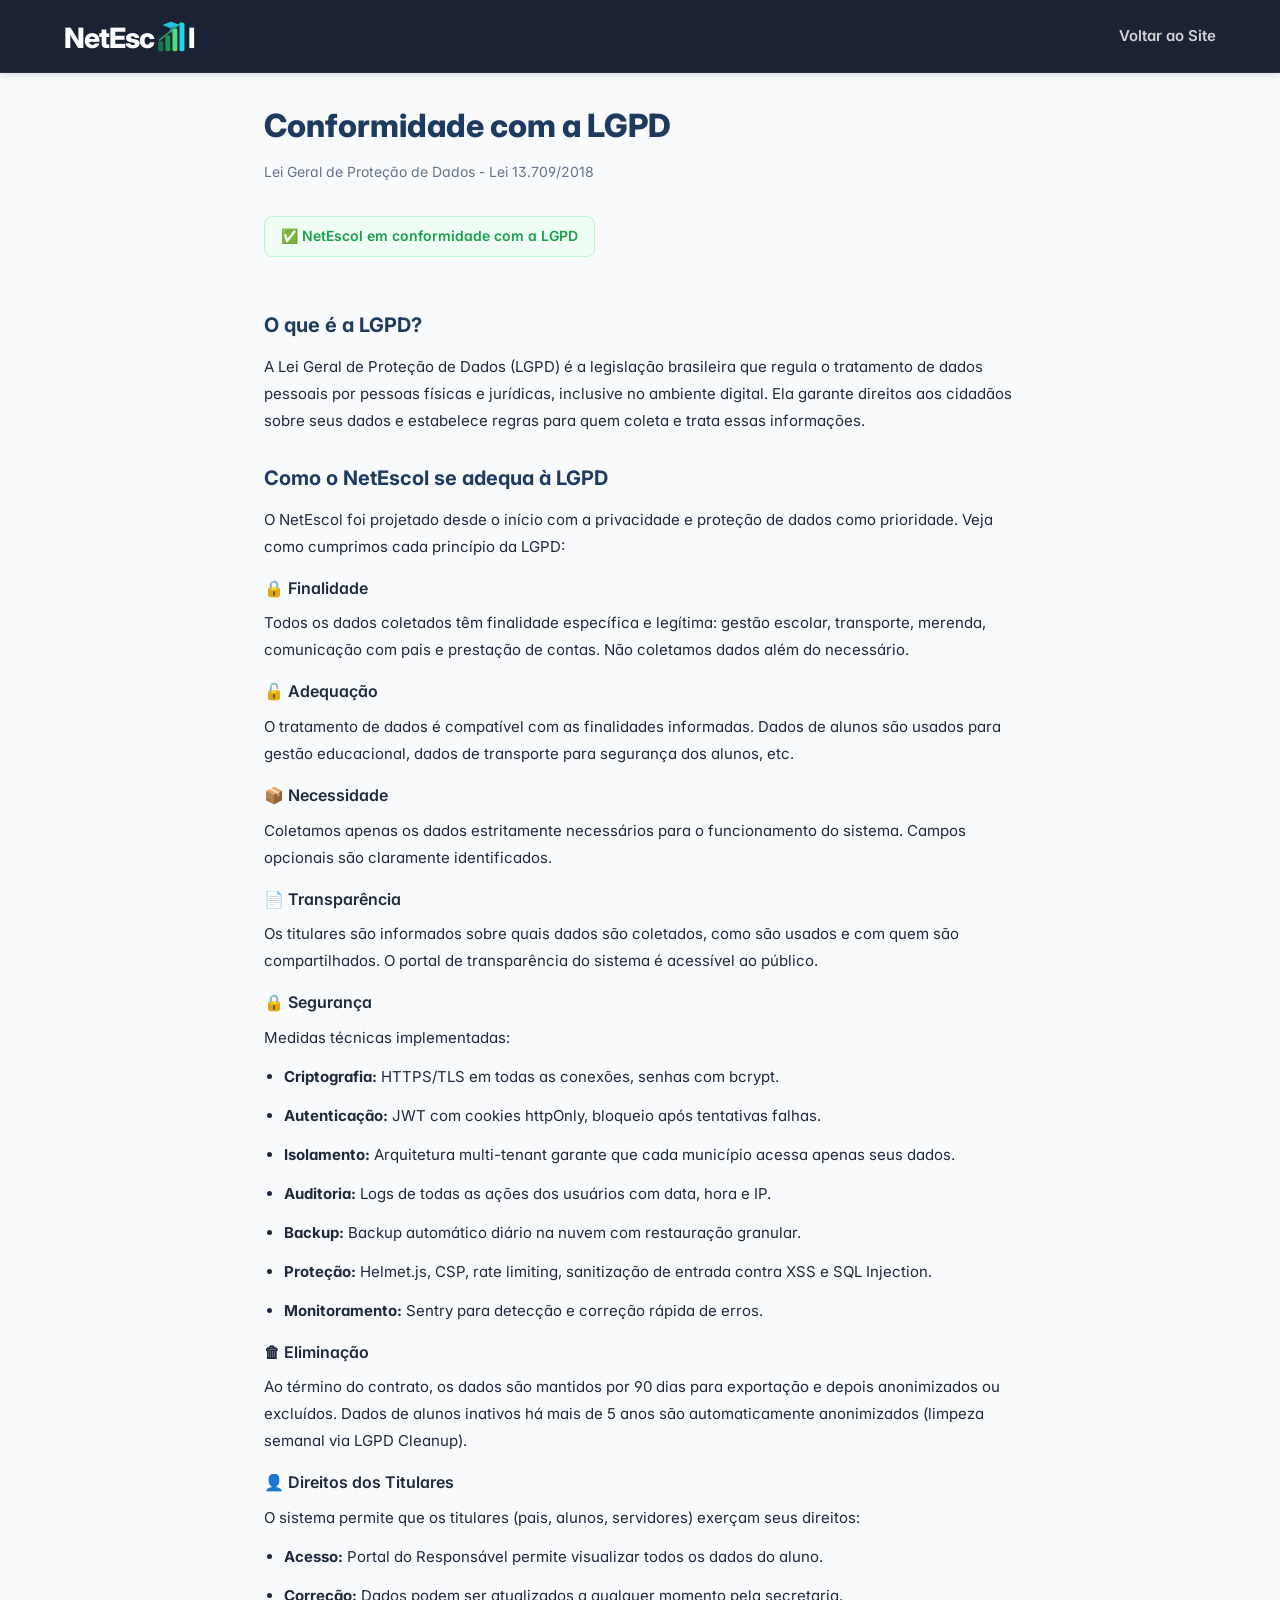
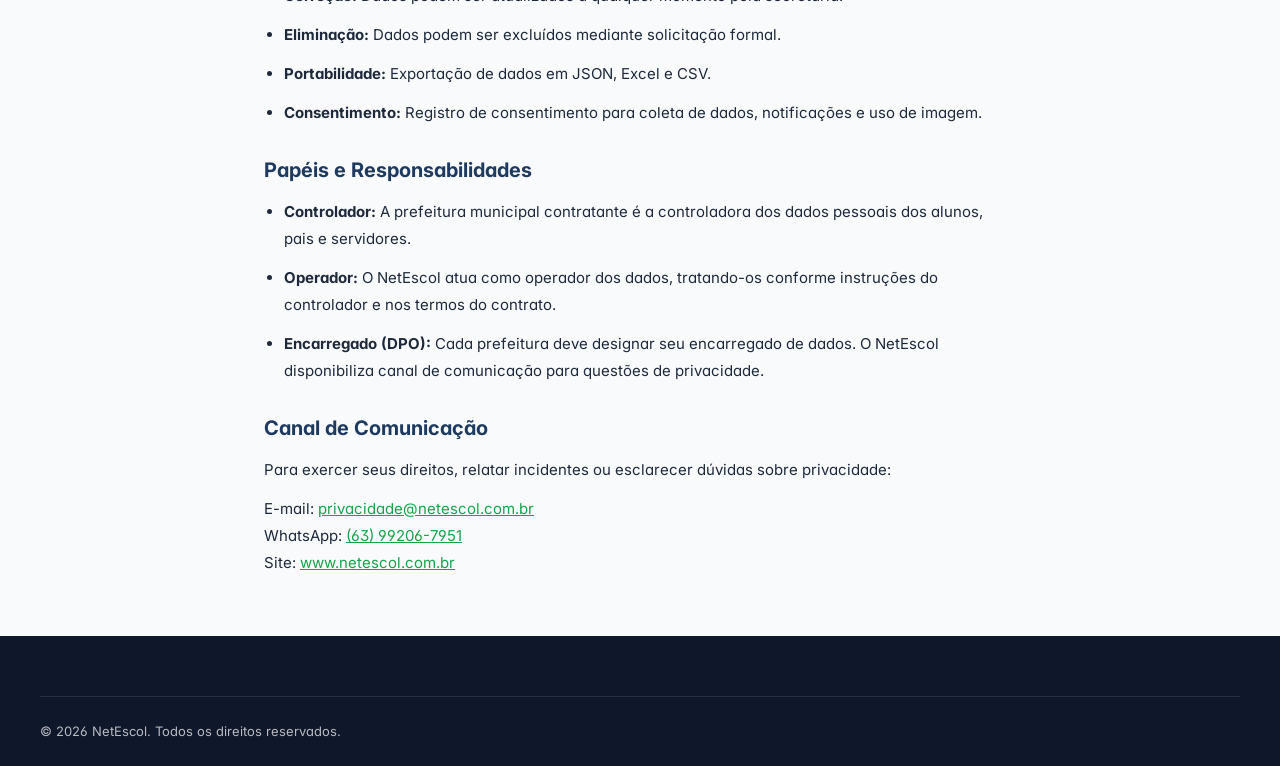
<file: lgpd.html>
<!DOCTYPE html>
<html lang="pt-BR">
<head>
  <meta charset="UTF-8">
  <script async src="https://www.googletagmanager.com/gtag/js?id=G-X86882PN4S"></script>
  <script>window.dataLayer=window.dataLayer||[];function gtag(){dataLayer.push(arguments)}gtag('js',new Date());gtag('config','G-X86882PN4S');</script>
  <script data-goatcounter="https://netescol.goatcounter.com/count" async src="//gc.zgo.at/count.js"></script>
  <meta name="viewport" content="width=device-width, initial-scale=1.0">
  <title>Conformidade LGPD - NetEscol</title>
  <meta name="description" content="Conformidade do NetEscol com a Lei Geral de Proteção de Dados (LGPD). Princípios, segurança técnica, direitos dos titulares e canal de comunicação.">
  <meta name="theme-color" content="#1e3a5f">
  <meta name="geo.country" content="BR">
  <link rel="canonical" href="https://www.netescol.com.br/lgpd.html">
  <script type="application/ld+json">
  {"@context":"https://schema.org","@type":"BreadcrumbList","itemListElement":[
    {"@type":"ListItem","position":1,"name":"Início","item":"https://www.netescol.com.br/"},
    {"@type":"ListItem","position":2,"name":"Conformidade LGPD","item":"https://www.netescol.com.br/lgpd.html"}
  ]}
  </script>
  <link rel="icon" type="image/svg+xml" href="assets/images/favicon.svg?v=2">
  <link rel="icon" type="image/png" href="assets/images/favicon.png?v=2">
  <link rel="apple-touch-icon" href="assets/images/favicon.png?v=2">
  <link rel="preconnect" href="https://fonts.googleapis.com">
  <link rel="preconnect" href="https://fonts.gstatic.com" crossorigin>
  <link href="https://fonts.googleapis.com/css2?family=Inter:wght@300;400;600;700;800&display=swap" rel="stylesheet">
  <link rel="stylesheet" href="assets/css/style.css">
  <style>.legal-page{max-width:800px;margin:100px auto 60px;padding:0 24px}.legal-page h1{font-size:32px;font-weight:800;color:var(--primary);margin-bottom:8px}.legal-page .date{font-size:14px;color:var(--text-light);margin-bottom:32px}.legal-page h2{font-size:20px;font-weight:700;color:var(--primary);margin:28px 0 12px}.legal-page h3{font-size:16px;font-weight:600;color:var(--text);margin:16px 0 8px}.legal-page p,.legal-page li{font-size:15px;color:var(--text);line-height:1.8;margin-bottom:12px}.legal-page ul{margin-left:20px;margin-bottom:16px}.legal-page a{color:var(--accent-dark)}.lgpd-badge{display:inline-flex;align-items:center;gap:8px;background:#f0fdf4;border:1px solid #bbf7d0;padding:8px 16px;border-radius:8px;font-size:14px;font-weight:600;color:#16a34a;margin-bottom:24px}</style>
</head>
<body>
  <nav class="navbar scrolled">
    <div class="nav-container">
      <a href="index.html" class="nav-logo" aria-label="NetEscol - voltar ao site"><div class="netescol-logo netescol-logo-sm"><span>Net</span><span>Esc</span><svg viewBox="0 0 48 48" fill="none" aria-hidden="true"><rect x="6" y="30" width="7" height="14" rx="2" fill="#22c55e" opacity="0.5"/><rect x="16" y="22" width="7" height="22" rx="2" fill="#22c55e" opacity="0.7"/><rect x="26" y="12" width="7" height="32" rx="2" fill="#4ade80"/><rect x="36" y="4" width="7" height="40" rx="2" fill="#22d3ee"/><path d="M8 28 L38 4" stroke="#4ade80" stroke-width="2.5" stroke-linecap="round" opacity="0.6"/><path d="M24 2 L36 7 L24 12 L12 7 Z" fill="#22d3ee" opacity="0.9"/><line x1="24" y1="12" x2="24" y2="18" stroke="#22d3ee" stroke-width="2" opacity="0.7"/></svg><span>l</span></div></a>
      <ul class="nav-links"><li><a href="index.html">Voltar ao Site</a></li></ul>
    </div>
  </nav>

  <main id="main-content" class="legal-page">
    <h1>Conformidade com a LGPD</h1>
    <p class="date">Lei Geral de Proteção de Dados - Lei 13.709/2018</p>
    <div class="lgpd-badge">&#9989; NetEscol em conformidade com a LGPD</div>

    <h2>O que é a LGPD?</h2>
    <p>A Lei Geral de Proteção de Dados (LGPD) é a legislação brasileira que regula o tratamento de dados pessoais por pessoas físicas e jurídicas, inclusive no ambiente digital. Ela garante direitos aos cidadãos sobre seus dados e estabelece regras para quem coleta e trata essas informações.</p>

    <h2>Como o NetEscol se adequa à LGPD</h2>
    <p>O NetEscol foi projetado desde o início com a privacidade e proteção de dados como prioridade. Veja como cumprimos cada princípio da LGPD:</p>

    <h3>&#128274; Finalidade</h3>
    <p>Todos os dados coletados têm finalidade específica e legítima: gestão escolar, transporte, merenda, comunicação com pais e prestação de contas. Não coletamos dados além do necessário.</p>

    <h3>&#128275; Adequação</h3>
    <p>O tratamento de dados é compatível com as finalidades informadas. Dados de alunos são usados para gestão educacional, dados de transporte para segurança dos alunos, etc.</p>

    <h3>&#128230; Necessidade</h3>
    <p>Coletamos apenas os dados estritamente necessários para o funcionamento do sistema. Campos opcionais são claramente identificados.</p>

    <h3>&#128196; Transparência</h3>
    <p>Os titulares são informados sobre quais dados são coletados, como são usados e com quem são compartilhados. O portal de transparência do sistema é acessível ao público.</p>

    <h3>&#128274; Segurança</h3>
    <p>Medidas técnicas implementadas:</p>
    <ul>
      <li><strong>Criptografia:</strong> HTTPS/TLS em todas as conexões, senhas com bcrypt.</li>
      <li><strong>Autenticação:</strong> JWT com cookies httpOnly, bloqueio após tentativas falhas.</li>
      <li><strong>Isolamento:</strong> Arquitetura multi-tenant garante que cada município acessa apenas seus dados.</li>
      <li><strong>Auditoria:</strong> Logs de todas as ações dos usuários com data, hora e IP.</li>
      <li><strong>Backup:</strong> Backup automático diário na nuvem com restauração granular.</li>
      <li><strong>Proteção:</strong> Helmet.js, CSP, rate limiting, sanitização de entrada contra XSS e SQL Injection.</li>
      <li><strong>Monitoramento:</strong> Sentry para detecção e correção rápida de erros.</li>
    </ul>

    <h3>&#128465; Eliminação</h3>
    <p>Ao término do contrato, os dados são mantidos por 90 dias para exportação e depois anonimizados ou excluídos. Dados de alunos inativos há mais de 5 anos são automaticamente anonimizados (limpeza semanal via LGPD Cleanup).</p>

    <h3>&#128100; Direitos dos Titulares</h3>
    <p>O sistema permite que os titulares (pais, alunos, servidores) exerçam seus direitos:</p>
    <ul>
      <li><strong>Acesso:</strong> Portal do Responsável permite visualizar todos os dados do aluno.</li>
      <li><strong>Correção:</strong> Dados podem ser atualizados a qualquer momento pela secretaria.</li>
      <li><strong>Eliminação:</strong> Dados podem ser excluídos mediante solicitação formal.</li>
      <li><strong>Portabilidade:</strong> Exportação de dados em JSON, Excel e CSV.</li>
      <li><strong>Consentimento:</strong> Registro de consentimento para coleta de dados, notificações e uso de imagem.</li>
    </ul>

    <h2>Papéis e Responsabilidades</h2>
    <ul>
      <li><strong>Controlador:</strong> A prefeitura municipal contratante é a controladora dos dados pessoais dos alunos, pais e servidores.</li>
      <li><strong>Operador:</strong> O NetEscol atua como operador dos dados, tratando-os conforme instruções do controlador e nos termos do contrato.</li>
      <li><strong>Encarregado (DPO):</strong> Cada prefeitura deve designar seu encarregado de dados. O NetEscol disponibiliza canal de comunicação para questões de privacidade.</li>
    </ul>

    <h2>Canal de Comunicação</h2>
    <p>Para exercer seus direitos, relatar incidentes ou esclarecer dúvidas sobre privacidade:</p>
    <p>E-mail: <a href="mailto:privacidade@netescol.com.br">privacidade@netescol.com.br</a><br>
    WhatsApp: <a href="https://wa.me/5563992067951">(63) 99206-7951</a><br>
    Site: <a href="https://www.netescol.com.br">www.netescol.com.br</a></p>
  </main>

  <footer class="footer">
    <div class="footer-container">
      <div class="footer-bottom">
        <span>&copy; 2026 NetEscol. Todos os direitos reservados.</span>
      </div>
    </div>
  </footer>
</body>
</html>
</file>
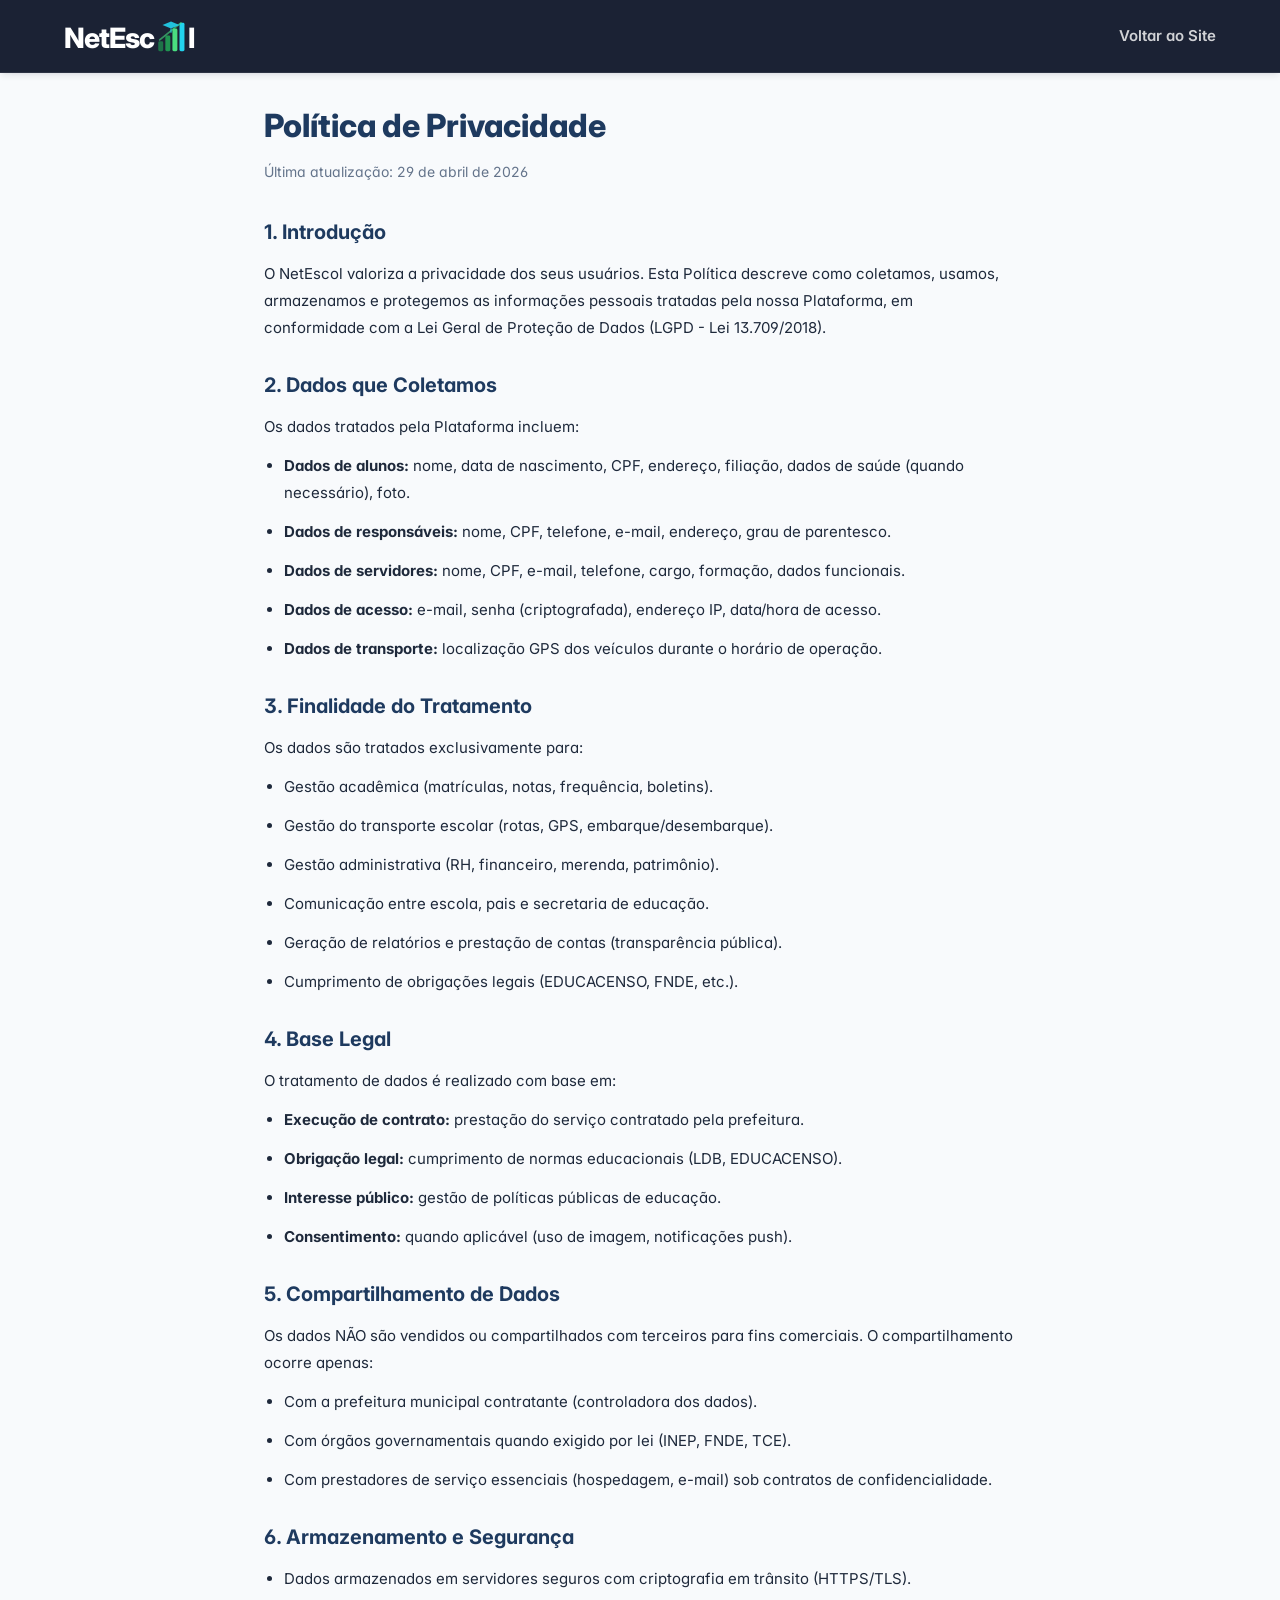
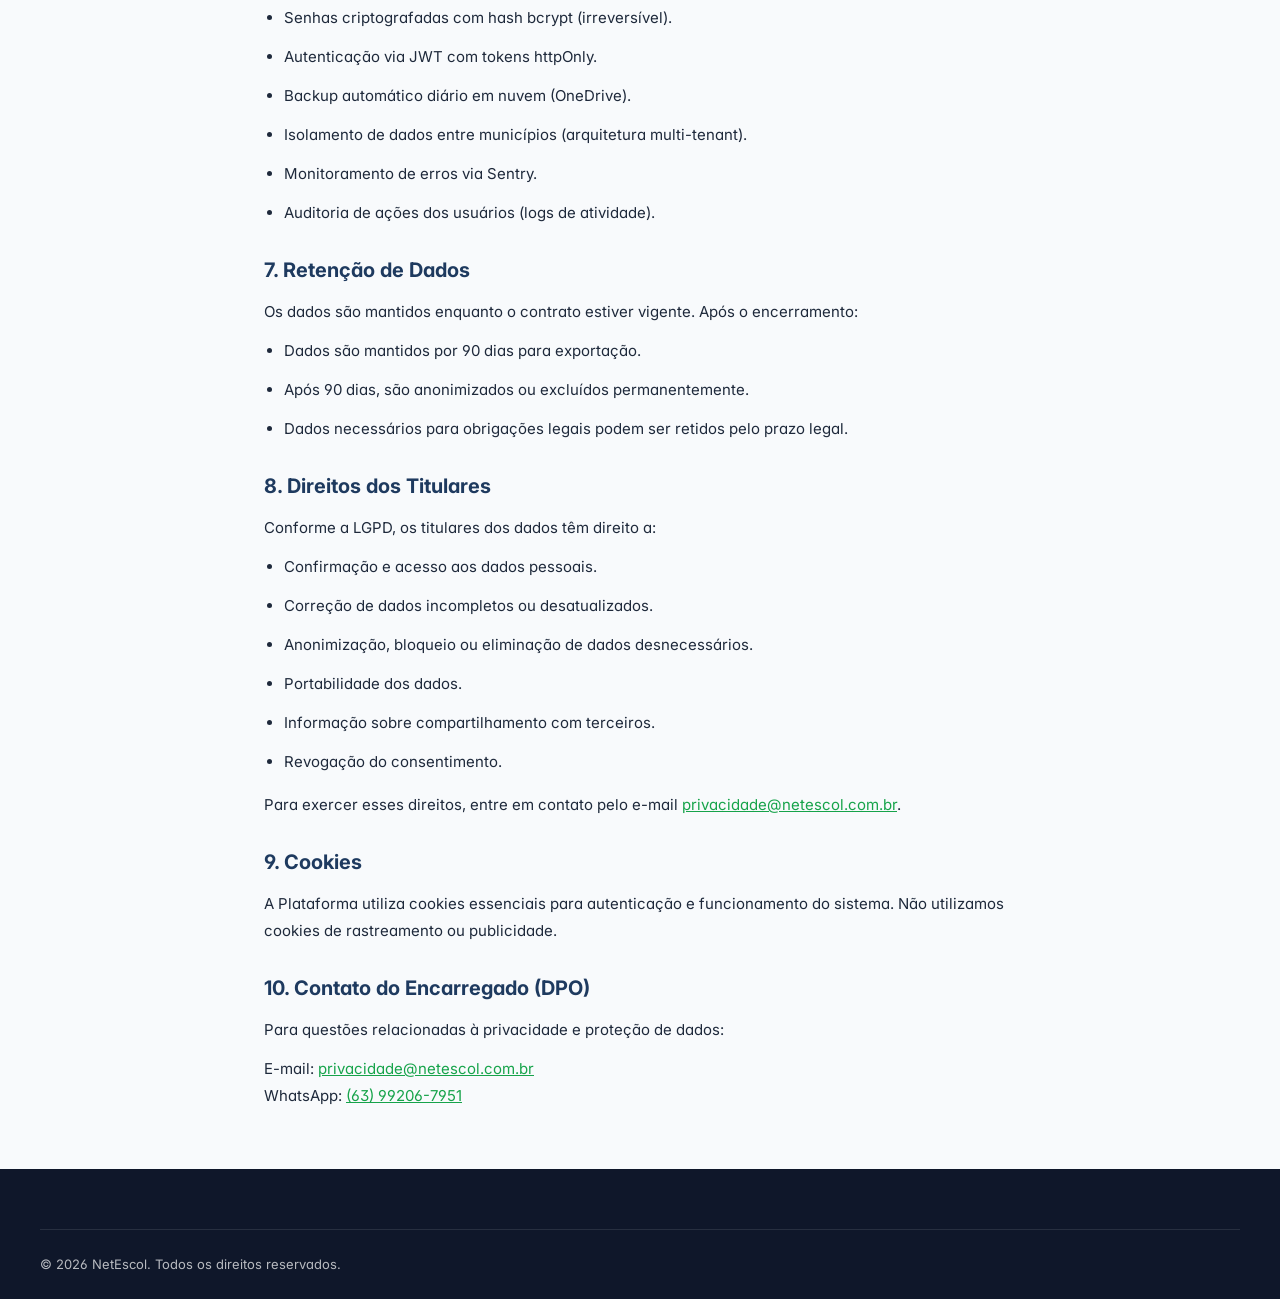
<file: privacidade.html>
<!DOCTYPE html>
<html lang="pt-BR">
<head>
  <meta charset="UTF-8">
  <script async src="https://www.googletagmanager.com/gtag/js?id=G-X86882PN4S"></script>
  <script>window.dataLayer=window.dataLayer||[];function gtag(){dataLayer.push(arguments)}gtag('js',new Date());gtag('config','G-X86882PN4S');</script>
  <script data-goatcounter="https://netescol.goatcounter.com/count" async src="//gc.zgo.at/count.js"></script>
  <meta name="viewport" content="width=device-width, initial-scale=1.0">
  <title>Política de Privacidade - NetEscol</title>
  <meta name="description" content="Política de Privacidade do NetEscol em conformidade com a LGPD. Saiba como coletamos, usamos, armazenamos e protegemos seus dados pessoais.">
  <meta name="theme-color" content="#1e3a5f">
  <meta name="geo.country" content="BR">
  <link rel="canonical" href="https://www.netescol.com.br/privacidade.html">
  <script type="application/ld+json">
  {"@context":"https://schema.org","@type":"BreadcrumbList","itemListElement":[
    {"@type":"ListItem","position":1,"name":"Início","item":"https://www.netescol.com.br/"},
    {"@type":"ListItem","position":2,"name":"Política de Privacidade","item":"https://www.netescol.com.br/privacidade.html"}
  ]}
  </script>
  <link rel="icon" type="image/svg+xml" href="assets/images/favicon.svg?v=2">
  <link rel="icon" type="image/png" href="assets/images/favicon.png?v=2">
  <link rel="apple-touch-icon" href="assets/images/favicon.png?v=2">
  <link rel="preconnect" href="https://fonts.googleapis.com">
  <link rel="preconnect" href="https://fonts.gstatic.com" crossorigin>
  <link href="https://fonts.googleapis.com/css2?family=Inter:wght@300;400;600;700;800&display=swap" rel="stylesheet">
  <link rel="stylesheet" href="assets/css/style.css">
  <style>.legal-page{max-width:800px;margin:100px auto 60px;padding:0 24px}.legal-page h1{font-size:32px;font-weight:800;color:var(--primary);margin-bottom:8px}.legal-page .date{font-size:14px;color:var(--text-light);margin-bottom:32px}.legal-page h2{font-size:20px;font-weight:700;color:var(--primary);margin:28px 0 12px}.legal-page p,.legal-page li{font-size:15px;color:var(--text);line-height:1.8;margin-bottom:12px}.legal-page ul{margin-left:20px;margin-bottom:16px}.legal-page a{color:var(--accent-dark)}</style>
</head>
<body>
  <nav class="navbar scrolled">
    <div class="nav-container">
      <a href="index.html" class="nav-logo" aria-label="NetEscol - voltar ao site"><div class="netescol-logo netescol-logo-sm"><span>Net</span><span>Esc</span><svg viewBox="0 0 48 48" fill="none" aria-hidden="true"><rect x="6" y="30" width="7" height="14" rx="2" fill="#22c55e" opacity="0.5"/><rect x="16" y="22" width="7" height="22" rx="2" fill="#22c55e" opacity="0.7"/><rect x="26" y="12" width="7" height="32" rx="2" fill="#4ade80"/><rect x="36" y="4" width="7" height="40" rx="2" fill="#22d3ee"/><path d="M8 28 L38 4" stroke="#4ade80" stroke-width="2.5" stroke-linecap="round" opacity="0.6"/><path d="M24 2 L36 7 L24 12 L12 7 Z" fill="#22d3ee" opacity="0.9"/><line x1="24" y1="12" x2="24" y2="18" stroke="#22d3ee" stroke-width="2" opacity="0.7"/></svg><span>l</span></div></a>
      <ul class="nav-links"><li><a href="index.html">Voltar ao Site</a></li></ul>
    </div>
  </nav>

  <main id="main-content" class="legal-page">
    <h1>Política de Privacidade</h1>
    <p class="date">Última atualização: 29 de abril de 2026</p>

    <h2>1. Introdução</h2>
    <p>O NetEscol valoriza a privacidade dos seus usuários. Esta Política descreve como coletamos, usamos, armazenamos e protegemos as informações pessoais tratadas pela nossa Plataforma, em conformidade com a Lei Geral de Proteção de Dados (LGPD - Lei 13.709/2018).</p>

    <h2>2. Dados que Coletamos</h2>
    <p>Os dados tratados pela Plataforma incluem:</p>
    <ul>
      <li><strong>Dados de alunos:</strong> nome, data de nascimento, CPF, endereço, filiação, dados de saúde (quando necessário), foto.</li>
      <li><strong>Dados de responsáveis:</strong> nome, CPF, telefone, e-mail, endereço, grau de parentesco.</li>
      <li><strong>Dados de servidores:</strong> nome, CPF, e-mail, telefone, cargo, formação, dados funcionais.</li>
      <li><strong>Dados de acesso:</strong> e-mail, senha (criptografada), endereço IP, data/hora de acesso.</li>
      <li><strong>Dados de transporte:</strong> localização GPS dos veículos durante o horário de operação.</li>
    </ul>

    <h2>3. Finalidade do Tratamento</h2>
    <p>Os dados são tratados exclusivamente para:</p>
    <ul>
      <li>Gestão acadêmica (matrículas, notas, frequência, boletins).</li>
      <li>Gestão do transporte escolar (rotas, GPS, embarque/desembarque).</li>
      <li>Gestão administrativa (RH, financeiro, merenda, patrimônio).</li>
      <li>Comunicação entre escola, pais e secretaria de educação.</li>
      <li>Geração de relatórios e prestação de contas (transparência pública).</li>
      <li>Cumprimento de obrigações legais (EDUCACENSO, FNDE, etc.).</li>
    </ul>

    <h2>4. Base Legal</h2>
    <p>O tratamento de dados é realizado com base em:</p>
    <ul>
      <li><strong>Execução de contrato:</strong> prestação do serviço contratado pela prefeitura.</li>
      <li><strong>Obrigação legal:</strong> cumprimento de normas educacionais (LDB, EDUCACENSO).</li>
      <li><strong>Interesse público:</strong> gestão de políticas públicas de educação.</li>
      <li><strong>Consentimento:</strong> quando aplicável (uso de imagem, notificações push).</li>
    </ul>

    <h2>5. Compartilhamento de Dados</h2>
    <p>Os dados NÃO são vendidos ou compartilhados com terceiros para fins comerciais. O compartilhamento ocorre apenas:</p>
    <ul>
      <li>Com a prefeitura municipal contratante (controladora dos dados).</li>
      <li>Com órgãos governamentais quando exigido por lei (INEP, FNDE, TCE).</li>
      <li>Com prestadores de serviço essenciais (hospedagem, e-mail) sob contratos de confidencialidade.</li>
    </ul>

    <h2>6. Armazenamento e Segurança</h2>
    <ul>
      <li>Dados armazenados em servidores seguros com criptografia em trânsito (HTTPS/TLS).</li>
      <li>Senhas criptografadas com hash bcrypt (irreversível).</li>
      <li>Autenticação via JWT com tokens httpOnly.</li>
      <li>Backup automático diário em nuvem (OneDrive).</li>
      <li>Isolamento de dados entre municípios (arquitetura multi-tenant).</li>
      <li>Monitoramento de erros via Sentry.</li>
      <li>Auditoria de ações dos usuários (logs de atividade).</li>
    </ul>

    <h2>7. Retenção de Dados</h2>
    <p>Os dados são mantidos enquanto o contrato estiver vigente. Após o encerramento:</p>
    <ul>
      <li>Dados são mantidos por 90 dias para exportação.</li>
      <li>Após 90 dias, são anonimizados ou excluídos permanentemente.</li>
      <li>Dados necessários para obrigações legais podem ser retidos pelo prazo legal.</li>
    </ul>

    <h2>8. Direitos dos Titulares</h2>
    <p>Conforme a LGPD, os titulares dos dados têm direito a:</p>
    <ul>
      <li>Confirmação e acesso aos dados pessoais.</li>
      <li>Correção de dados incompletos ou desatualizados.</li>
      <li>Anonimização, bloqueio ou eliminação de dados desnecessários.</li>
      <li>Portabilidade dos dados.</li>
      <li>Informação sobre compartilhamento com terceiros.</li>
      <li>Revogação do consentimento.</li>
    </ul>
    <p>Para exercer esses direitos, entre em contato pelo e-mail <a href="mailto:privacidade@netescol.com.br">privacidade@netescol.com.br</a>.</p>

    <h2>9. Cookies</h2>
    <p>A Plataforma utiliza cookies essenciais para autenticação e funcionamento do sistema. Não utilizamos cookies de rastreamento ou publicidade.</p>

    <h2>10. Contato do Encarregado (DPO)</h2>
    <p>Para questões relacionadas à privacidade e proteção de dados:</p>
    <p>E-mail: <a href="mailto:privacidade@netescol.com.br">privacidade@netescol.com.br</a><br>
    WhatsApp: <a href="https://wa.me/5563992067951">(63) 99206-7951</a></p>
  </main>

  <footer class="footer">
    <div class="footer-container">
      <div class="footer-bottom">
        <span>&copy; 2026 NetEscol. Todos os direitos reservados.</span>
      </div>
    </div>
  </footer>
</body>
</html>
</file>
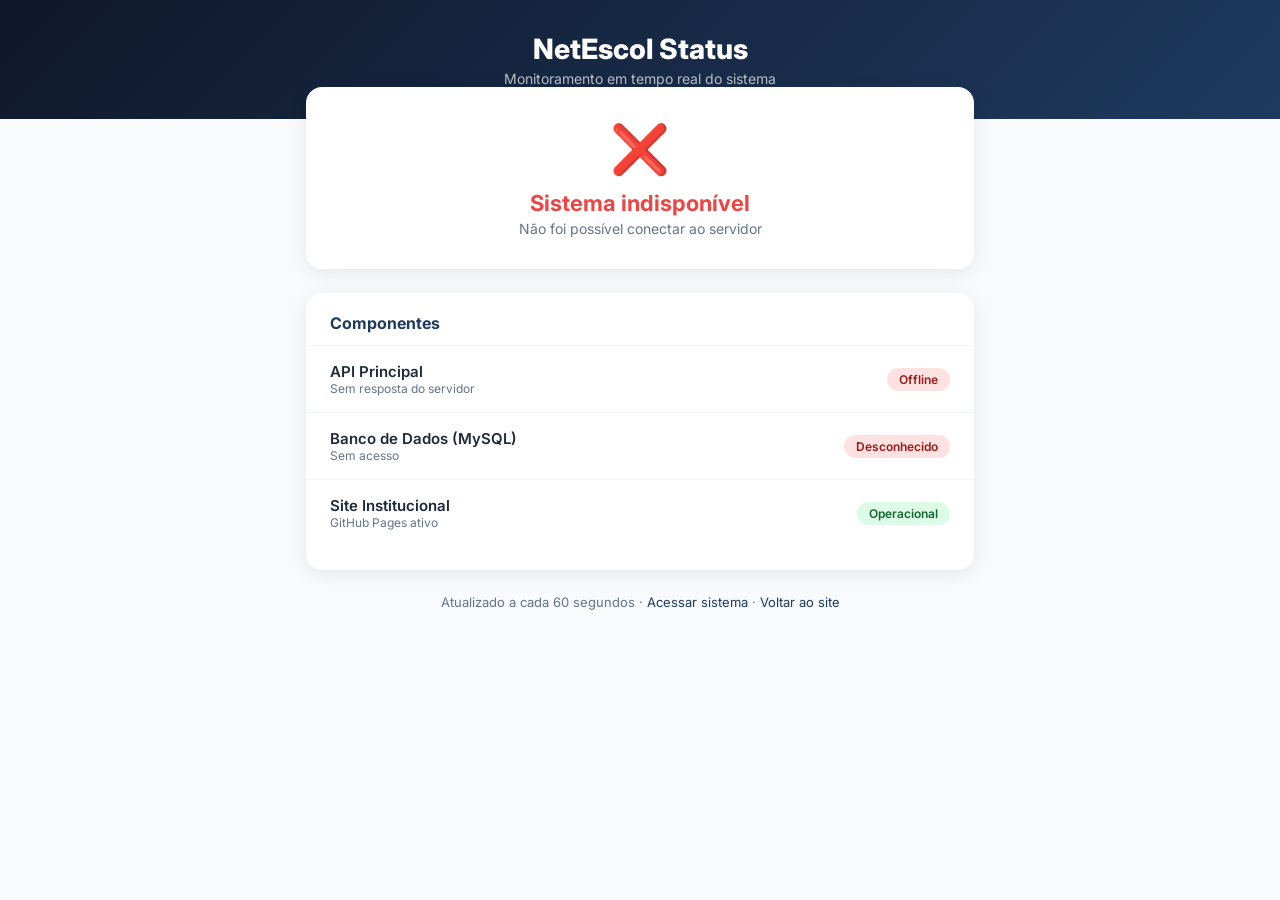
<file: status.html>
<!DOCTYPE html>
<html lang="pt-BR">
<head>
  <meta charset="UTF-8">
  <script async src="https://www.googletagmanager.com/gtag/js?id=G-X86882PN4S"></script>
  <script>window.dataLayer=window.dataLayer||[];function gtag(){dataLayer.push(arguments)}gtag('js',new Date());gtag('config','G-X86882PN4S');</script>
  <script data-goatcounter="https://netescol.goatcounter.com/count" async src="//gc.zgo.at/count.js"></script>
  <meta name="viewport" content="width=device-width, initial-scale=1.0">
  <title>Status - NetEscol</title>
  <meta name="description" content="Página de status em tempo real do NetEscol — verificação de API, banco de dados e site institucional. Atualização automática a cada 60 segundos.">
  <meta name="robots" content="noindex,follow">
  <meta name="geo.country" content="BR">
  <link rel="canonical" href="https://www.netescol.com.br/status.html">
  <link rel="icon" type="image/svg+xml" href="assets/images/favicon.svg?v=2">
  <link rel="icon" type="image/png" href="assets/images/favicon.png?v=2">
  <link rel="apple-touch-icon" href="assets/images/favicon.png?v=2">
  <link rel="preconnect" href="https://fonts.googleapis.com">
  <link rel="preconnect" href="https://fonts.gstatic.com" crossorigin>
  <link href="https://fonts.googleapis.com/css2?family=Inter:wght@300;400;600;700;800&display=swap" rel="stylesheet">
  <style>
    *, *::before, *::after { box-sizing: border-box; margin: 0; padding: 0; }
    :root {
      --primary: #1e3a5f; --primary-dark: #0f172a; --accent: #22c55e;
      --bg: #F8FAFC; --text: #1E293B; --text-light: #64748B;
      --green: #22c55e; --red: #ef4444; --yellow: #f59e0b;
    }
    body { font-family: 'Inter', sans-serif; background: var(--bg); color: var(--text); min-height: 100vh; }

    .header {
      background: linear-gradient(135deg, var(--primary-dark), var(--primary));
      padding: 32px 24px; text-align: center;
    }
    .header a { text-decoration: none; color: white; }
    .header h1 { font-size: 28px; font-weight: 800; color: white; margin-bottom: 4px; }
    .header p { color: rgba(255,255,255,0.7); font-size: 14px; }

    .container { max-width: 700px; margin: -32px auto 40px; padding: 0 16px; position: relative; z-index: 1; }

    .status-banner {
      background: white; border-radius: 16px; padding: 32px; text-align: center;
      box-shadow: 0 4px 20px rgba(0,0,0,0.08); margin-bottom: 24px;
    }
    .status-icon { font-size: 48px; margin-bottom: 12px; }
    .status-text { font-size: 22px; font-weight: 700; }
    .status-sub { font-size: 14px; color: var(--text-light); margin-top: 4px; }

    .status-ok .status-text { color: var(--green); }
    .status-degraded .status-text { color: var(--yellow); }
    .status-down .status-text { color: var(--red); }

    .checks { background: white; border-radius: 16px; box-shadow: 0 4px 20px rgba(0,0,0,0.08); overflow: hidden; }
    .checks h2 { padding: 20px 24px 12px; font-size: 16px; font-weight: 700; color: var(--primary); }

    .check-item {
      display: flex; align-items: center; justify-content: space-between;
      padding: 16px 24px; border-top: 1px solid #f1f5f9;
    }
    .check-name { font-size: 15px; font-weight: 600; }
    .check-detail { font-size: 12px; color: var(--text-light); }
    .check-badge {
      font-size: 12px; font-weight: 600; padding: 4px 12px; border-radius: 20px;
    }
    .badge-ok { background: #dcfce7; color: #166534; }
    .badge-warn { background: #fef9c3; color: #854d0e; }
    .badge-down { background: #fee2e2; color: #991b1b; }
    .badge-loading { background: #f1f5f9; color: #64748b; }

    .meta { text-align: center; padding: 24px; color: var(--text-light); font-size: 13px; }
    .meta a { color: var(--primary); text-decoration: none; }

    .checks-bottom { padding: 4px 24px 20px; }

    @keyframes pulse { 0%,100% { opacity: 1; } 50% { opacity: 0.5; } }
    .loading { animation: pulse 1.5s infinite; }
  </style>
</head>
<body>
  <div class="header">
    <a href="https://www.netescol.com.br">
      <h1>NetEscol Status</h1>
      <p>Monitoramento em tempo real do sistema</p>
    </a>
  </div>

  <main id="main-content" class="container">
    <div class="status-banner loading" id="banner">
      <div class="status-icon">&#9679;</div>
      <div class="status-text">Verificando...</div>
      <div class="status-sub">Conectando ao servidor</div>
    </div>

    <div class="checks">
      <h2>Componentes</h2>
      <div class="check-item">
        <div>
          <div class="check-name">API Principal</div>
          <div class="check-detail" id="apiDetail">Verificando...</div>
        </div>
        <span class="check-badge badge-loading" id="apiBadge">...</span>
      </div>
      <div class="check-item">
        <div>
          <div class="check-name">Banco de Dados (MySQL)</div>
          <div class="check-detail" id="dbDetail">Verificando...</div>
        </div>
        <span class="check-badge badge-loading" id="dbBadge">...</span>
      </div>
      <div class="check-item">
        <div>
          <div class="check-name">Site Institucional</div>
          <div class="check-detail" id="siteDetail">Verificando...</div>
        </div>
        <span class="check-badge badge-loading" id="siteBadge">...</span>
      </div>
      <div class="checks-bottom"></div>
    </div>

    <div class="meta">
      <p>Atualizado a cada 60 segundos &middot; <a href="https://app.netescol.com.br">Acessar sistema</a> &middot; <a href="https://www.netescol.com.br">Voltar ao site</a></p>
    </div>
  </main>

  <script>
    const API_URL = 'https://app.netescol.com.br';

    async function checkStatus() {
      const banner = document.getElementById('banner');
      const apiBadge = document.getElementById('apiBadge');
      const apiDetail = document.getElementById('apiDetail');
      const dbBadge = document.getElementById('dbBadge');
      const dbDetail = document.getElementById('dbDetail');
      const siteBadge = document.getElementById('siteBadge');
      const siteDetail = document.getElementById('siteDetail');

      // Site check (this page loaded = site is up)
      siteBadge.textContent = 'Operacional';
      siteBadge.className = 'check-badge badge-ok';
      siteDetail.textContent = 'GitHub Pages ativo';

      try {
        const start = Date.now();
        const res = await fetch(API_URL + '/api/health', { mode: 'cors' });
        const latency = Date.now() - start;
        const data = await res.json();

        banner.classList.remove('loading');

        if (data.status === 'ok') {
          banner.className = 'status-banner status-ok';
          banner.innerHTML = '<div class="status-icon">&#9989;</div><div class="status-text">Todos os sistemas operacionais</div><div class="status-sub">Latência: ' + latency + 'ms</div>';

          apiBadge.textContent = 'Operacional';
          apiBadge.className = 'check-badge badge-ok';
          apiDetail.textContent = 'Resposta em ' + latency + 'ms' + (data.version ? ' | v' + data.version : '');

          const dbOk = data.db?.status === 'connected';
          dbBadge.textContent = dbOk ? 'Operacional' : 'Degradado';
          dbBadge.className = 'check-badge ' + (dbOk ? 'badge-ok' : 'badge-warn');
          dbDetail.textContent = dbOk
            ? 'Conectado | Latência: ' + (data.db?.latencyMs || '?') + 'ms'
            : 'Problema de conexão';

        } else {
          banner.className = 'status-banner status-degraded';
          banner.innerHTML = '<div class="status-icon">&#9888;</div><div class="status-text">Sistema degradado</div><div class="status-sub">Alguns serviços com problema</div>';

          apiBadge.textContent = 'Degradado';
          apiBadge.className = 'check-badge badge-warn';
          apiDetail.textContent = 'Respondendo com problemas';

          dbBadge.textContent = 'Problema';
          dbBadge.className = 'check-badge badge-warn';
          dbDetail.textContent = 'Verificar conexão';
        }
      } catch (err) {
        banner.classList.remove('loading');
        banner.className = 'status-banner status-down';
        banner.innerHTML = '<div class="status-icon">&#10060;</div><div class="status-text">Sistema indisponível</div><div class="status-sub">Não foi possível conectar ao servidor</div>';

        apiBadge.textContent = 'Offline';
        apiBadge.className = 'check-badge badge-down';
        apiDetail.textContent = 'Sem resposta do servidor';

        dbBadge.textContent = 'Desconhecido';
        dbBadge.className = 'check-badge badge-down';
        dbDetail.textContent = 'Sem acesso';
      }
    }

    checkStatus();
    setInterval(checkStatus, 60000);
  </script>
</body>
</html>
</file>
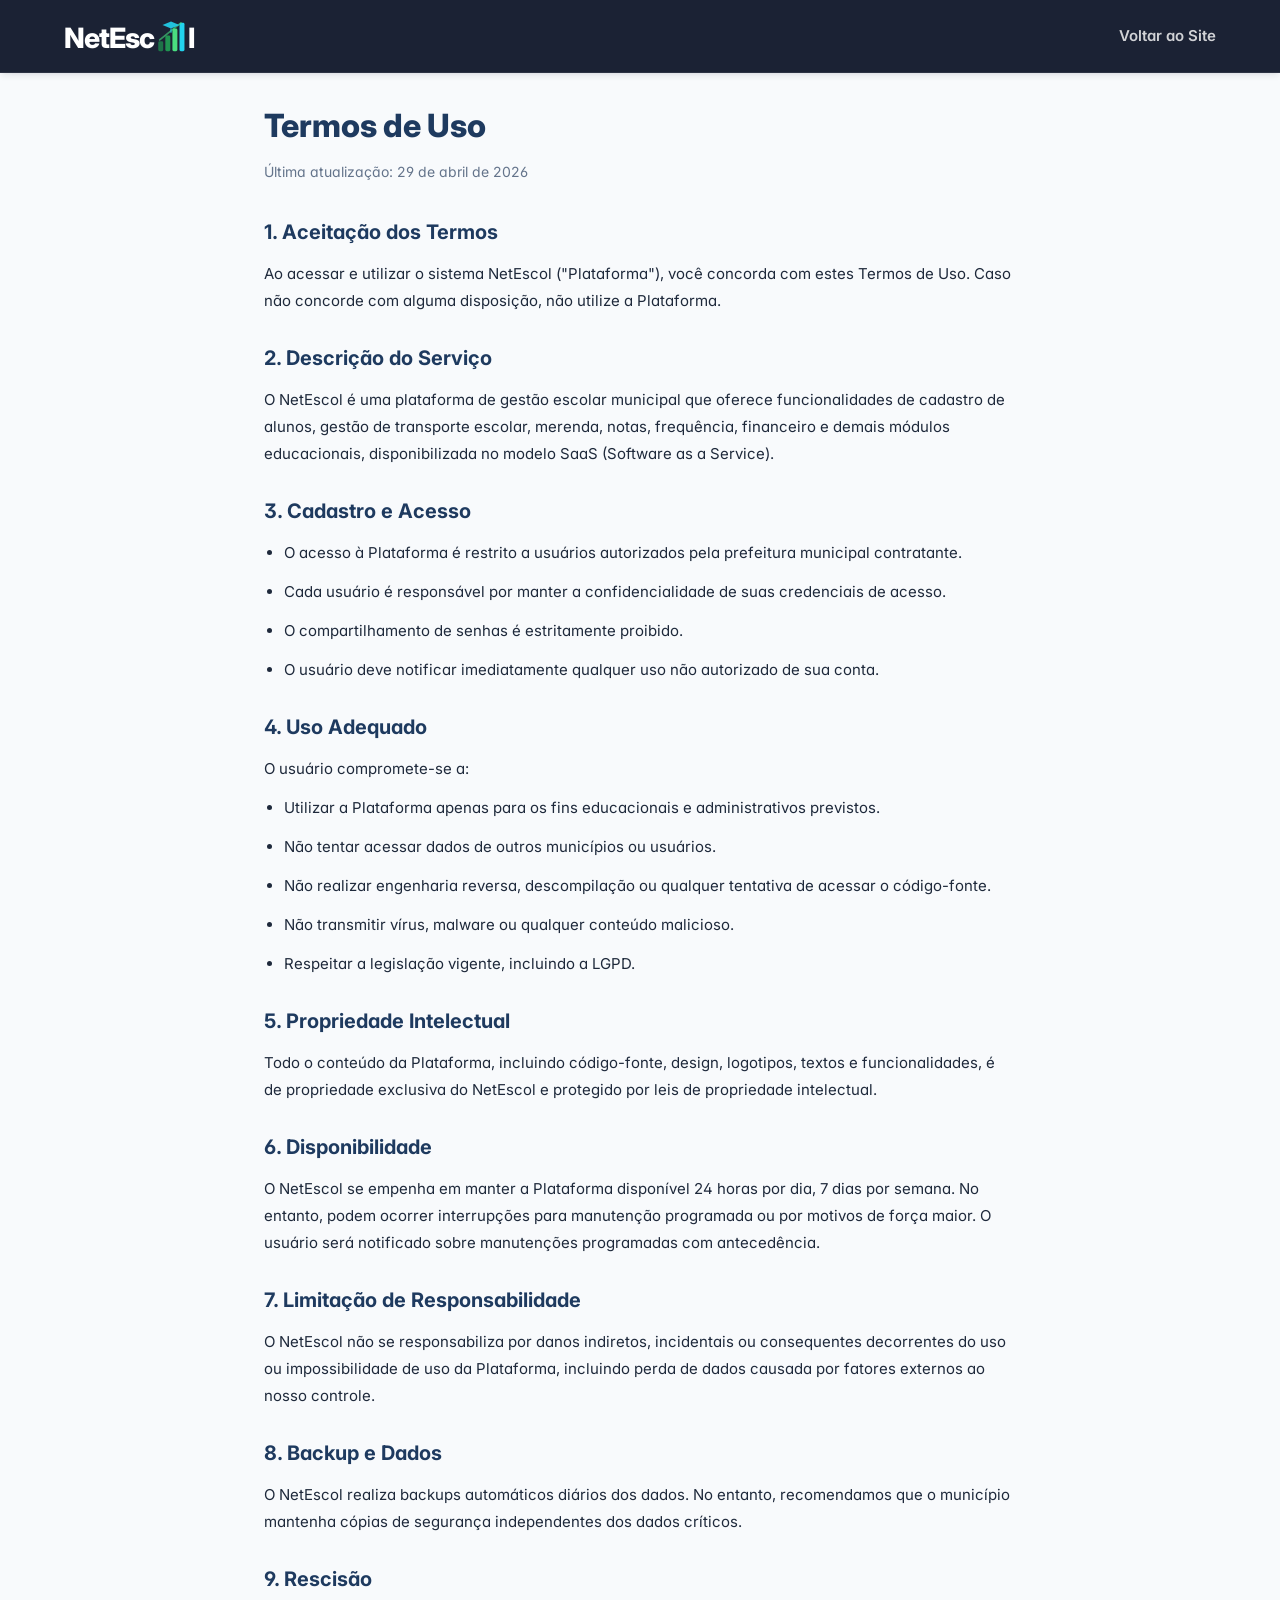
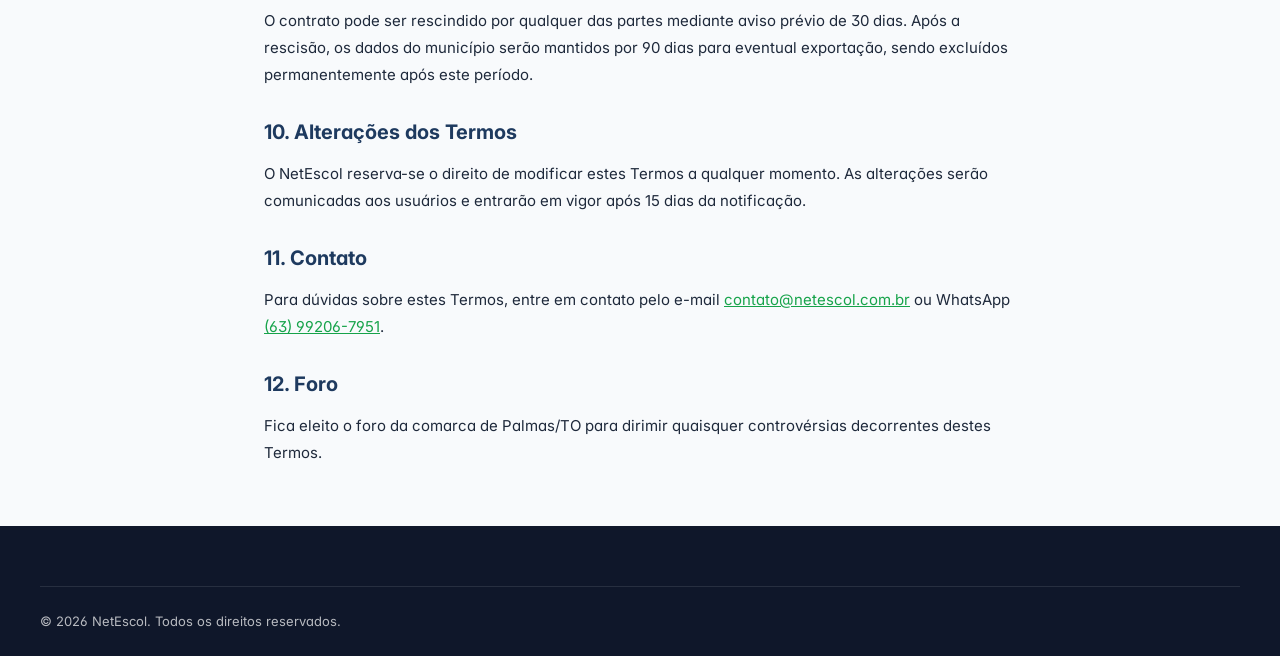
<file: termos.html>
<!DOCTYPE html>
<html lang="pt-BR">
<head>
  <meta charset="UTF-8">
  <script async src="https://www.googletagmanager.com/gtag/js?id=G-X86882PN4S"></script>
  <script>window.dataLayer=window.dataLayer||[];function gtag(){dataLayer.push(arguments)}gtag('js',new Date());gtag('config','G-X86882PN4S');</script>
  <script data-goatcounter="https://netescol.goatcounter.com/count" async src="//gc.zgo.at/count.js"></script>
  <meta name="viewport" content="width=device-width, initial-scale=1.0">
  <title>Termos de Uso - NetEscol</title>
  <meta name="description" content="Termos de Uso do NetEscol — Sistema de Gestão Escolar Municipal. Condições de acesso, responsabilidades, propriedade intelectual, rescisão e foro.">
  <meta name="theme-color" content="#1e3a5f">
  <meta name="geo.country" content="BR">
  <link rel="canonical" href="https://www.netescol.com.br/termos.html">
  <script type="application/ld+json">
  {"@context":"https://schema.org","@type":"BreadcrumbList","itemListElement":[
    {"@type":"ListItem","position":1,"name":"Início","item":"https://www.netescol.com.br/"},
    {"@type":"ListItem","position":2,"name":"Termos de Uso","item":"https://www.netescol.com.br/termos.html"}
  ]}
  </script>
  <link rel="icon" type="image/svg+xml" href="assets/images/favicon.svg?v=2">
  <link rel="icon" type="image/png" href="assets/images/favicon.png?v=2">
  <link rel="apple-touch-icon" href="assets/images/favicon.png?v=2">
  <link rel="preconnect" href="https://fonts.googleapis.com">
  <link rel="preconnect" href="https://fonts.gstatic.com" crossorigin>
  <link href="https://fonts.googleapis.com/css2?family=Inter:wght@300;400;600;700;800&display=swap" rel="stylesheet">
  <link rel="stylesheet" href="assets/css/style.css">
  <style>.legal-page{max-width:800px;margin:100px auto 60px;padding:0 24px}.legal-page h1{font-size:32px;font-weight:800;color:var(--primary);margin-bottom:8px}.legal-page .date{font-size:14px;color:var(--text-light);margin-bottom:32px}.legal-page h2{font-size:20px;font-weight:700;color:var(--primary);margin:28px 0 12px}.legal-page p,.legal-page li{font-size:15px;color:var(--text);line-height:1.8;margin-bottom:12px}.legal-page ul{margin-left:20px;margin-bottom:16px}.legal-page a{color:var(--accent-dark)}</style>
</head>
<body>
  <nav class="navbar scrolled">
    <div class="nav-container">
      <a href="index.html" class="nav-logo" aria-label="NetEscol - voltar ao site"><div class="netescol-logo netescol-logo-sm"><span>Net</span><span>Esc</span><svg viewBox="0 0 48 48" fill="none" aria-hidden="true"><rect x="6" y="30" width="7" height="14" rx="2" fill="#22c55e" opacity="0.5"/><rect x="16" y="22" width="7" height="22" rx="2" fill="#22c55e" opacity="0.7"/><rect x="26" y="12" width="7" height="32" rx="2" fill="#4ade80"/><rect x="36" y="4" width="7" height="40" rx="2" fill="#22d3ee"/><path d="M8 28 L38 4" stroke="#4ade80" stroke-width="2.5" stroke-linecap="round" opacity="0.6"/><path d="M24 2 L36 7 L24 12 L12 7 Z" fill="#22d3ee" opacity="0.9"/><line x1="24" y1="12" x2="24" y2="18" stroke="#22d3ee" stroke-width="2" opacity="0.7"/></svg><span>l</span></div></a>
      <ul class="nav-links"><li><a href="index.html">Voltar ao Site</a></li></ul>
    </div>
  </nav>

  <main id="main-content" class="legal-page">
    <h1>Termos de Uso</h1>
    <p class="date">Última atualização: 29 de abril de 2026</p>

    <h2>1. Aceitação dos Termos</h2>
    <p>Ao acessar e utilizar o sistema NetEscol ("Plataforma"), você concorda com estes Termos de Uso. Caso não concorde com alguma disposição, não utilize a Plataforma.</p>

    <h2>2. Descrição do Serviço</h2>
    <p>O NetEscol é uma plataforma de gestão escolar municipal que oferece funcionalidades de cadastro de alunos, gestão de transporte escolar, merenda, notas, frequência, financeiro e demais módulos educacionais, disponibilizada no modelo SaaS (Software as a Service).</p>

    <h2>3. Cadastro e Acesso</h2>
    <ul>
      <li>O acesso à Plataforma é restrito a usuários autorizados pela prefeitura municipal contratante.</li>
      <li>Cada usuário é responsável por manter a confidencialidade de suas credenciais de acesso.</li>
      <li>O compartilhamento de senhas é estritamente proibido.</li>
      <li>O usuário deve notificar imediatamente qualquer uso não autorizado de sua conta.</li>
    </ul>

    <h2>4. Uso Adequado</h2>
    <p>O usuário compromete-se a:</p>
    <ul>
      <li>Utilizar a Plataforma apenas para os fins educacionais e administrativos previstos.</li>
      <li>Não tentar acessar dados de outros municípios ou usuários.</li>
      <li>Não realizar engenharia reversa, descompilação ou qualquer tentativa de acessar o código-fonte.</li>
      <li>Não transmitir vírus, malware ou qualquer conteúdo malicioso.</li>
      <li>Respeitar a legislação vigente, incluindo a LGPD.</li>
    </ul>

    <h2>5. Propriedade Intelectual</h2>
    <p>Todo o conteúdo da Plataforma, incluindo código-fonte, design, logotipos, textos e funcionalidades, é de propriedade exclusiva do NetEscol e protegido por leis de propriedade intelectual.</p>

    <h2>6. Disponibilidade</h2>
    <p>O NetEscol se empenha em manter a Plataforma disponível 24 horas por dia, 7 dias por semana. No entanto, podem ocorrer interrupções para manutenção programada ou por motivos de força maior. O usuário será notificado sobre manutenções programadas com antecedência.</p>

    <h2>7. Limitação de Responsabilidade</h2>
    <p>O NetEscol não se responsabiliza por danos indiretos, incidentais ou consequentes decorrentes do uso ou impossibilidade de uso da Plataforma, incluindo perda de dados causada por fatores externos ao nosso controle.</p>

    <h2>8. Backup e Dados</h2>
    <p>O NetEscol realiza backups automáticos diários dos dados. No entanto, recomendamos que o município mantenha cópias de segurança independentes dos dados críticos.</p>

    <h2>9. Rescisão</h2>
    <p>O contrato pode ser rescindido por qualquer das partes mediante aviso prévio de 30 dias. Após a rescisão, os dados do município serão mantidos por 90 dias para eventual exportação, sendo excluídos permanentemente após este período.</p>

    <h2>10. Alterações dos Termos</h2>
    <p>O NetEscol reserva-se o direito de modificar estes Termos a qualquer momento. As alterações serão comunicadas aos usuários e entrarão em vigor após 15 dias da notificação.</p>

    <h2>11. Contato</h2>
    <p>Para dúvidas sobre estes Termos, entre em contato pelo e-mail <a href="mailto:contato@netescol.com.br">contato@netescol.com.br</a> ou WhatsApp <a href="https://wa.me/5563992067951">(63) 99206-7951</a>.</p>

    <h2>12. Foro</h2>
    <p>Fica eleito o foro da comarca de Palmas/TO para dirimir quaisquer controvérsias decorrentes destes Termos.</p>
  </main>

  <footer class="footer">
    <div class="footer-container">
      <div class="footer-bottom">
        <span>&copy; 2026 NetEscol. Todos os direitos reservados.</span>
      </div>
    </div>
  </footer>
</body>
</html>
</file>
<file: assets/css/style.css>
*, *::before, *::after { box-sizing: border-box; margin: 0; padding: 0; }

:root {
  --primary: #1e3a5f;
  --primary-light: #2a5a8c;
  --primary-dark: #0f172a;
  --accent: #22c55e;
  --accent-light: #4ade80;
  --accent-dark: #16a34a;
  --bg: #F8FAFC;
  --bg-alt: #EBF4FF;
  --text: #1E293B;
  --text-light: #64748B;
  --white: #FFFFFF;
  --shadow-sm: 0 1px 2px rgba(15,23,42,0.04), 0 1px 1px rgba(15,23,42,0.06);
  --shadow: 0 4px 6px -1px rgba(15,23,42,0.08), 0 2px 4px -2px rgba(15,23,42,0.06);
  --shadow-lg: 0 12px 24px -8px rgba(15,23,42,0.12), 0 4px 8px -4px rgba(15,23,42,0.06);
  --shadow-xl: 0 24px 48px -12px rgba(15,23,42,0.18), 0 12px 24px -8px rgba(15,23,42,0.08);
  --radius: 12px;
  --radius-lg: 20px;
}

html { scroll-behavior: smooth; }

/* Skip navigation (accessibility) */
.skip-nav {
  position: fixed;
  top: -100%;
  left: 16px;
  z-index: 9999;
  background: var(--primary);
  color: white;
  padding: 12px 24px;
  border-radius: 0 0 8px 8px;
  font-weight: 600;
  font-size: 14px;
  text-decoration: none;
  transition: top 0.2s;
}
.skip-nav:focus { top: 0; }

/* Focus visible — apenas navegação por teclado, não em cliques */
:focus { outline: none; }
:focus-visible {
  outline: 3px solid var(--accent);
  outline-offset: 2px;
  border-radius: 4px;
}

/* Respeita usuários que preferem menos movimento */
@media (prefers-reduced-motion: reduce) {
  *, *::before, *::after {
    animation-duration: 0.01ms !important;
    animation-iteration-count: 1 !important;
    transition-duration: 0.01ms !important;
    scroll-behavior: auto !important;
  }
  html { scroll-behavior: auto; }
}

body {
  font-family: 'Inter', -apple-system, BlinkMacSystemFont, sans-serif;
  color: var(--text);
  background: var(--bg);
  line-height: 1.6;
  overflow-x: hidden;
  -webkit-font-smoothing: antialiased;
  -moz-osx-font-smoothing: grayscale;
  text-rendering: optimizeLegibility;
  font-feature-settings: "ss01", "cv11";
}

/* ===== NAVBAR ===== */
.navbar {
  position: fixed;
  top: 0;
  left: 0;
  right: 0;
  z-index: 1000;
  background: rgba(15,23,42,0.95);
  backdrop-filter: blur(20px);
  -webkit-backdrop-filter: blur(20px);
  border-bottom: 1px solid rgba(255,255,255,0.08);
  transition: all 0.3s ease;
}

.navbar.scrolled {
  box-shadow: var(--shadow);
}

.nav-container {
  max-width: 1200px;
  margin: 0 auto;
  padding: 0 24px;
  display: flex;
  align-items: center;
  justify-content: space-between;
  height: 72px;
}

.nav-logo {
  display: flex;
  align-items: center;
  gap: 12px;
  text-decoration: none;
  color: var(--primary);
}

.nav-logo-icon {
  width: 48px;
  height: 48px;
  border-radius: 12px;
  overflow: hidden;
  flex-shrink: 0;
}

.nav-logo-icon img {
  width: 100%;
  height: 100%;
  object-fit: cover;
}

.hero-logo {
  width: 180px;
  height: 180px;
  border-radius: 32px;
  overflow: hidden;
  margin-bottom: 32px;
  box-shadow: 0 12px 40px rgba(0,0,0,0.35);
  border: 4px solid rgba(255,255,255,0.2);
}

.hero-logo img {
  width: 100%;
  height: 100%;
  object-fit: cover;
}

.footer-logo-icon {
  width: 56px;
  height: 56px;
  border-radius: 14px;
  overflow: hidden;
  flex-shrink: 0;
}

.footer-logo-icon img {
  width: 100%;
  height: 100%;
  object-fit: cover;
}

.nav-logo-text {
  font-size: 24px;
  font-weight: 800;
  letter-spacing: -0.5px;
}

.nav-logo-text span {
  color: var(--accent);
}
.logo-bars {
  display: inline-flex;
  gap: 2px;
  margin-left: 1px;
  vertical-align: baseline;
  align-items: flex-end;
  height: 20px;
}
.logo-bars i {
  display: inline-block;
  width: 4px;
  border-radius: 1px;
  font-style: normal;
}
.logo-bars i:nth-child(1) { height: 10px; background: #3b82f6; }
.logo-bars i:nth-child(2) { height: 15px; background: #22c55e; }
.logo-bars i:nth-child(3) { height: 20px; background: #1e3a5f; }

.nav-links {
  display: flex;
  align-items: center;
  gap: 32px;
  list-style: none;
}

.nav-links a {
  text-decoration: none;
  color: rgba(255,255,255,0.8);
  font-weight: 600;
  font-size: 15px;
  transition: color 0.2s;
}

.nav-links a:hover { color: #ffffff; }
.nav-links a.nav-active { color: #ffffff; font-weight: 700; }

.nav-cta {
  background: linear-gradient(135deg, var(--accent), var(--accent-dark));
  color: white !important;
  padding: 10px 24px;
  border-radius: 8px;
  font-weight: 600 !important;
  transition: transform 0.2s, box-shadow 0.2s !important;
}

.nav-cta:hover {
  transform: translateY(-1px);
  box-shadow: 0 4px 12px rgba(16,185,129,0.4);
}

.nav-sistema {
  background: linear-gradient(135deg, var(--primary), var(--primary-light));
  color: white !important;
  padding: 10px 24px;
  border-radius: 8px;
  font-weight: 600 !important;
  transition: transform 0.2s, box-shadow 0.2s !important;
  display: inline-flex;
  align-items: center;
  gap: 6px;
}

.nav-sistema:hover {
  transform: translateY(-1px);
  box-shadow: 0 4px 12px rgba(27,58,92,0.4);
  color: white !important;
}

.nav-mobile-btn {
  display: none;
  background: none;
  border: none;
  cursor: pointer;
  padding: 8px;
}

.nav-mobile-btn span {
  display: block;
  width: 24px;
  height: 2px;
  background: var(--primary);
  margin: 6px 0;
  transition: all 0.3s;
  border-radius: 2px;
}

/* ===== HERO ===== */
.hero {
  min-height: 100vh;
  display: flex;
  align-items: center;
  position: relative;
  overflow: hidden;
  background: linear-gradient(135deg, var(--primary-dark) 0%, var(--primary) 40%, var(--primary-light) 100%);
}

.hero::before {
  content: '';
  position: absolute;
  top: -50%;
  right: -20%;
  width: 800px;
  height: 800px;
  background: radial-gradient(circle, rgba(16,185,129,0.15) 0%, transparent 70%);
  border-radius: 50%;
}

.hero::after {
  content: '';
  position: absolute;
  bottom: -30%;
  left: -10%;
  width: 600px;
  height: 600px;
  background: radial-gradient(circle, rgba(255,255,255,0.05) 0%, transparent 70%);
  border-radius: 50%;
}

.hero-container {
  max-width: 1200px;
  margin: 0 auto;
  padding: 120px 24px 80px;
  display: grid;
  grid-template-columns: 1fr 1fr;
  gap: 60px;
  align-items: center;
  position: relative;
  z-index: 1;
}

.hero-badge {
  display: inline-flex;
  align-items: center;
  gap: 8px;
  background: rgba(255,255,255,0.1);
  border: 1px solid rgba(255,255,255,0.2);
  padding: 6px 16px;
  border-radius: 100px;
  color: var(--accent-light);
  font-size: 13px;
  font-weight: 600;
  margin-bottom: 24px;
  backdrop-filter: blur(10px);
}

.hero-badge::before {
  content: '';
  width: 8px;
  height: 8px;
  background: var(--accent-light);
  border-radius: 50%;
  animation: pulse 2s infinite;
}

@keyframes pulse {
  0%, 100% { opacity: 1; }
  50% { opacity: 0.4; }
}

/* Typing animation cursor */
.typing::after {
  content: '|';
  animation: blink 0.7s infinite;
  color: var(--accent-light);
  font-weight: 300;
}
.typing.done::after { display: none; }
@keyframes blink {
  0%, 100% { opacity: 1; }
  50% { opacity: 0; }
}

.hero h1 {
  font-size: clamp(36px, 5vw, 56px);
  font-weight: 800;
  color: white;
  line-height: 1.1;
  margin-bottom: 24px;
  letter-spacing: -1px;
}

.hero h1 .highlight {
  background: linear-gradient(135deg, var(--accent-light), #6EE7B7);
  -webkit-background-clip: text;
  -webkit-text-fill-color: transparent;
  background-clip: text;
}

.hero-desc {
  font-size: 18px;
  color: rgba(255,255,255,0.8);
  margin-bottom: 40px;
  max-width: 520px;
  line-height: 1.7;
}

.hero-buttons {
  display: flex;
  gap: 16px;
  flex-wrap: wrap;
}

.btn {
  display: inline-flex;
  align-items: center;
  gap: 8px;
  padding: 14px 32px;
  border-radius: 10px;
  font-size: 16px;
  font-weight: 600;
  text-decoration: none;
  transition: all 0.3s ease;
  cursor: pointer;
  border: none;
}

.btn-primary {
  background: linear-gradient(135deg, var(--accent), var(--accent-dark));
  color: white;
  box-shadow: 0 4px 15px rgba(16,185,129,0.4);
}

.btn-primary:hover {
  transform: translateY(-2px);
  box-shadow: 0 8px 25px rgba(16,185,129,0.5);
}

.btn-outline {
  background: rgba(255,255,255,0.1);
  color: white;
  border: 2px solid rgba(255,255,255,0.3);
  backdrop-filter: blur(10px);
}

.btn-outline:hover {
  background: rgba(255,255,255,0.2);
  border-color: rgba(255,255,255,0.5);
}

/* Hero Visual */
.hero-visual {
  position: relative;
}

.hero-dashboard {
  background: var(--white);
  border-radius: var(--radius-lg);
  box-shadow: var(--shadow-xl);
  overflow: hidden;
  transform: perspective(1000px) rotateY(-5deg) rotateX(2deg);
  transition: transform 0.5s ease;
}

.hero-dashboard:hover {
  transform: perspective(1000px) rotateY(0) rotateX(0);
}

.dashboard-header {
  background: linear-gradient(135deg, var(--primary), var(--primary-light));
  padding: 16px 20px;
  display: flex;
  align-items: center;
  gap: 12px;
}

.dashboard-dots {
  display: flex;
  gap: 6px;
}

.dashboard-dots span {
  width: 10px;
  height: 10px;
  border-radius: 50%;
  background: rgba(255,255,255,0.3);
}

.dashboard-dots span:first-child { background: #EF4444; }
.dashboard-dots span:nth-child(2) { background: #F59E0B; }
.dashboard-dots span:nth-child(3) { background: #10B981; }

.dashboard-title {
  color: rgba(255,255,255,0.9);
  font-size: 13px;
  font-weight: 600;
}

.dashboard-body {
  padding: 24px;
  display: grid;
  grid-template-columns: 1fr 1fr;
  gap: 16px;
}

.dash-card {
  background: var(--bg);
  border-radius: var(--radius);
  padding: 16px;
  border: 1px solid rgba(0,0,0,0.05);
}

.dash-card-icon {
  width: 36px;
  height: 36px;
  border-radius: 8px;
  display: flex;
  align-items: center;
  justify-content: center;
  font-size: 18px;
  margin-bottom: 10px;
}

.dash-card-number {
  font-size: 24px;
  font-weight: 800;
  color: var(--primary);
  font-variant-numeric: tabular-nums;
}

.dash-card-label {
  font-size: 12px;
  color: var(--text-light);
  margin-top: 2px;
}

.dash-card:nth-child(1) .dash-card-icon { background: #DBEAFE; }
.dash-card:nth-child(2) .dash-card-icon { background: #D1FAE5; }
.dash-card:nth-child(3) .dash-card-icon { background: #FEF3C7; }
.dash-card:nth-child(4) .dash-card-icon { background: #FCE7F3; }

.hero-float-card {
  position: absolute;
  background: white;
  border-radius: var(--radius);
  padding: 14px 18px;
  box-shadow: var(--shadow-lg);
  display: flex;
  align-items: center;
  gap: 12px;
  animation: float 3s ease-in-out infinite;
}

.hero-float-card.card-1 {
  top: -10px;
  right: -20px;
  animation-delay: 0s;
}

.hero-float-card.card-2 {
  bottom: 20px;
  left: -30px;
  animation-delay: 1.5s;
}

.float-icon {
  width: 40px;
  height: 40px;
  border-radius: 10px;
  display: flex;
  align-items: center;
  justify-content: center;
  font-size: 20px;
}

.float-text-main {
  font-size: 14px;
  font-weight: 700;
  color: var(--primary);
}

.float-text-sub {
  font-size: 11px;
  color: var(--text-light);
}

@keyframes float {
  0%, 100% { transform: translateY(0); }
  50% { transform: translateY(-10px); }
}

/* ===== STATS BAR ===== */
.stats-bar {
  background: white;
  border-bottom: 1px solid rgba(0,0,0,0.06);
  padding: 40px 24px;
}

.stats-container {
  max-width: 1200px;
  margin: 0 auto;
  display: grid;
  grid-template-columns: repeat(4, 1fr);
  gap: 32px;
}

.stat-item {
  text-align: center;
}

.stat-number {
  font-size: clamp(28px, 4vw, 36px);
  font-weight: 800;
  color: var(--primary);
  line-height: 1;
  font-variant-numeric: tabular-nums;
}

.stat-number span { color: var(--accent); }

.stat-label {
  font-size: 14px;
  color: var(--text-light);
  margin-top: 4px;
  font-weight: 600;
}

/* ===== SECTIONS COMMON ===== */
.section {
  padding: 100px 24px;
}

.section-container {
  max-width: 1200px;
  margin: 0 auto;
}

.section-header {
  text-align: center;
  margin-bottom: 64px;
}

.section-tag {
  display: inline-block;
  background: var(--bg-alt);
  color: var(--primary);
  padding: 6px 16px;
  border-radius: 100px;
  font-size: 13px;
  font-weight: 600;
  margin-bottom: 16px;
  text-transform: uppercase;
  letter-spacing: 1px;
}

.section-title {
  font-size: clamp(28px, 4vw, 42px);
  font-weight: 800;
  color: var(--primary-dark);
  margin-bottom: 16px;
  letter-spacing: -0.5px;
}

.section-subtitle {
  font-size: 18px;
  color: var(--text-light);
  max-width: 600px;
  margin: 0 auto;
}

/* ===== MODULES ===== */
.modules-grid {
  display: grid;
  grid-template-columns: repeat(auto-fit, minmax(340px, 1fr));
  gap: 24px;
}

.module-card {
  background: white;
  border-radius: var(--radius-lg);
  padding: 32px;
  border: 1px solid rgba(0,0,0,0.06);
  transition: all 0.3s ease;
  position: relative;
  overflow: hidden;
}

.module-card::before {
  content: '';
  position: absolute;
  top: 0;
  left: 0;
  right: 0;
  height: 4px;
  background: linear-gradient(90deg, var(--primary), var(--accent));
  opacity: 0;
  transition: opacity 0.3s;
}

.module-card:hover {
  transform: translateY(-4px);
  box-shadow: var(--shadow-lg);
}

.module-card:hover::before { opacity: 1; }

.module-icon {
  width: 56px;
  height: 56px;
  border-radius: 14px;
  display: flex;
  align-items: center;
  justify-content: center;
  font-size: 28px;
  margin-bottom: 20px;
}

.module-card:nth-child(1) .module-icon { background: #DBEAFE; }
.module-card:nth-child(2) .module-icon { background: #D1FAE5; }
.module-card:nth-child(3) .module-icon { background: #FEF3C7; }
.module-card:nth-child(4) .module-icon { background: #FCE7F3; }
.module-card:nth-child(5) .module-icon { background: #E0E7FF; }

.module-name {
  font-size: 20px;
  font-weight: 700;
  color: var(--primary-dark);
  margin-bottom: 10px;
}

.module-desc {
  font-size: 15px;
  color: var(--text-light);
  line-height: 1.6;
  margin-bottom: 20px;
}

.module-features {
  list-style: none;
  display: flex;
  flex-wrap: wrap;
  gap: 8px;
}

.module-features li {
  background: var(--bg);
  padding: 4px 12px;
  border-radius: 6px;
  font-size: 12px;
  color: var(--text-light);
  font-weight: 600;
}

/* ===== FEATURES SECTION ===== */
.features-section {
  background: linear-gradient(135deg, var(--primary-dark), var(--primary));
  color: white;
}

.features-section .section-tag {
  background: rgba(255,255,255,0.1);
  color: var(--accent-light);
}

.features-section .section-title {
  color: white;
}

.features-section .section-subtitle {
  color: rgba(255,255,255,0.7);
}

.features-grid {
  display: grid;
  grid-template-columns: repeat(auto-fit, minmax(260px, 1fr));
  gap: 24px;
}

.feature-card {
  background: rgba(255,255,255,0.06);
  border: 1px solid rgba(255,255,255,0.1);
  border-radius: var(--radius-lg);
  padding: 28px;
  transition: all 0.3s;
  backdrop-filter: blur(10px);
}

.feature-card:hover {
  background: rgba(255,255,255,0.1);
  transform: translateY(-4px);
}

.feature-icon {
  width: 48px;
  height: 48px;
  background: rgba(16,185,129,0.2);
  border-radius: 12px;
  display: flex;
  align-items: center;
  justify-content: center;
  font-size: 24px;
  margin-bottom: 16px;
}

.feature-name {
  font-size: 17px;
  font-weight: 700;
  margin-bottom: 8px;
}

.feature-desc {
  font-size: 14px;
  color: rgba(255,255,255,0.65);
  line-height: 1.6;
}

/* ===== HOW IT WORKS ===== */
.steps-grid {
  display: grid;
  grid-template-columns: repeat(auto-fit, minmax(240px, 1fr));
  gap: 40px;
  position: relative;
}

.step {
  text-align: center;
  position: relative;
}

.step-number {
  width: 64px;
  height: 64px;
  background: linear-gradient(135deg, var(--primary), var(--primary-light));
  color: white;
  border-radius: 50%;
  display: flex;
  align-items: center;
  justify-content: center;
  font-size: 24px;
  font-weight: 800;
  margin: 0 auto 20px;
  position: relative;
  z-index: 1;
}

.step-title {
  font-size: 18px;
  font-weight: 700;
  color: var(--primary-dark);
  margin-bottom: 8px;
}

.step-desc {
  font-size: 14px;
  color: var(--text-light);
  line-height: 1.6;
}

/* ===== FAQ ===== */
.faq-list {
  max-width: 720px;
  margin: 0 auto;
}

.faq-item {
  background: white;
  border-radius: var(--radius);
  margin-bottom: 12px;
  border: 1px solid rgba(0,0,0,0.06);
  overflow: hidden;
}

.faq-question {
  width: 100%;
  background: none;
  border: none;
  padding: 20px 24px;
  font-size: 16px;
  font-weight: 600;
  color: var(--primary-dark);
  text-align: left;
  cursor: pointer;
  display: flex;
  justify-content: space-between;
  align-items: center;
  font-family: inherit;
  transition: background 0.2s;
}

.faq-question:hover { background: var(--bg); }

.faq-question::after {
  content: '+';
  font-size: 24px;
  font-weight: 300;
  color: var(--accent);
  transition: transform 0.3s;
}

.faq-item.open .faq-question::after {
  transform: rotate(45deg);
}

.faq-answer {
  max-height: 0;
  overflow: hidden;
  transition: max-height 0.3s ease;
}

.faq-answer-inner {
  padding: 0 24px 20px;
  font-size: 15px;
  color: var(--text-light);
  line-height: 1.7;
}

.faq-item.open .faq-answer {
  max-height: 300px;
}

/* ===== CTA FINAL ===== */
.cta-section {
  background: linear-gradient(135deg, var(--primary-dark), var(--primary));
  text-align: center;
  padding: 80px 24px;
  position: relative;
  overflow: hidden;
}

.cta-section::before {
  content: '';
  position: absolute;
  top: -50%;
  right: -20%;
  width: 600px;
  height: 600px;
  background: radial-gradient(circle, rgba(16,185,129,0.15), transparent 70%);
  border-radius: 50%;
}

.cta-title {
  font-size: clamp(28px, 4vw, 40px);
  font-weight: 800;
  color: white;
  margin-bottom: 16px;
  position: relative;
  z-index: 1;
}

.cta-subtitle {
  font-size: 18px;
  color: rgba(255,255,255,0.7);
  margin-bottom: 40px;
  max-width: 500px;
  margin-left: auto;
  margin-right: auto;
  position: relative;
  z-index: 1;
}

.cta-buttons {
  display: flex;
  gap: 16px;
  justify-content: center;
  flex-wrap: wrap;
  position: relative;
  z-index: 1;
}

/* ===== FOOTER ===== */
.footer {
  background: var(--primary-dark);
  color: rgba(255,255,255,0.7);
  padding: 60px 24px 24px;
}

.footer-container {
  max-width: 1200px;
  margin: 0 auto;
}

.footer-grid {
  display: grid;
  grid-template-columns: 2fr 1fr 1fr 1fr;
  gap: 40px;
  margin-bottom: 40px;
}

.footer-brand-desc {
  font-size: 14px;
  line-height: 1.7;
  margin-top: 16px;
}

.footer-title {
  font-size: 14px;
  font-weight: 700;
  color: white;
  text-transform: uppercase;
  letter-spacing: 1px;
  margin-bottom: 16px;
}

.footer-links {
  list-style: none;
}

.footer-links li { margin-bottom: 10px; }

.footer-links a {
  color: rgba(255,255,255,0.6);
  text-decoration: none;
  font-size: 14px;
  transition: color 0.2s;
}

.footer-links a:hover { color: var(--accent-light); }

.footer-bottom {
  border-top: 1px solid rgba(255,255,255,0.1);
  padding-top: 24px;
  display: flex;
  justify-content: space-between;
  align-items: center;
  font-size: 13px;
}

.footer-social {
  display: flex;
  gap: 16px;
}

.footer-social a {
  width: 36px;
  height: 36px;
  background: rgba(255,255,255,0.1);
  border-radius: 8px;
  display: flex;
  align-items: center;
  justify-content: center;
  color: white;
  text-decoration: none;
  transition: background 0.2s;
  font-size: 14px;
}

.footer-social a:hover { background: var(--accent); }

/* ===== MOBILE ===== */
@media (max-width: 768px) {
  .nav-links { display: none; }
  .nav-mobile-btn { display: block; }

  .nav-links.active {
    display: flex;
    flex-direction: column;
    position: absolute;
    top: 72px;
    left: 0;
    right: 0;
    background: rgba(15,23,42,0.98);
    border-bottom: 1px solid rgba(255,255,255,0.1);
    padding: 24px;
    box-shadow: var(--shadow-lg);
    gap: 16px;
  }
  .nav-links.active a { color: rgba(255,255,255,0.9); }
  .nav-mobile-btn span { background: #fff; }

  .hero-container {
    grid-template-columns: 1fr;
    padding-top: 100px;
  }

  .hero-visual { display: none; }

  .stats-container {
    grid-template-columns: repeat(2, 1fr);
    gap: 24px;
  }

  .modules-grid {
    grid-template-columns: 1fr;
  }

  .features-grid {
    grid-template-columns: 1fr;
  }

  .footer-grid {
    grid-template-columns: 1fr;
    gap: 32px;
  }

  .footer-bottom {
    flex-direction: column;
    gap: 16px;
    text-align: center;
  }

  .testimonials-grid {
    grid-template-columns: 1fr;
  }
}

/* ===== ABOUT ===== */
.about-section {
  background: white;
}

.about-grid {
  display: grid;
  grid-template-columns: 1fr 1fr;
  gap: 60px;
  align-items: center;
}

.about-content h3 {
  font-size: 28px;
  font-weight: 800;
  color: var(--primary-dark);
  margin-bottom: 20px;
}

.about-content p {
  font-size: 16px;
  color: var(--text-light);
  line-height: 1.8;
  margin-bottom: 16px;
}

.about-values {
  display: grid;
  grid-template-columns: 1fr 1fr;
  gap: 20px;
  margin-top: 32px;
}

.about-value {
  background: var(--bg);
  border-radius: var(--radius);
  padding: 20px;
  border-left: 4px solid var(--accent);
}

.about-value h4 {
  font-size: 16px;
  font-weight: 700;
  color: var(--primary-dark);
  margin-bottom: 6px;
}

.about-value p {
  font-size: 13px;
  margin-bottom: 0;
}

.about-stats {
  display: grid;
  grid-template-columns: 1fr 1fr;
  gap: 20px;
}

.about-stat-card {
  background: var(--bg);
  border-radius: var(--radius-lg);
  padding: 28px;
  text-align: center;
  border: 1px solid rgba(0,0,0,0.06);
}

.about-stat-icon {
  font-size: 36px;
  margin-bottom: 12px;
}

.about-stat-number {
  font-size: clamp(24px, 3.5vw, 32px);
  font-weight: 800;
  color: var(--primary);
  font-variant-numeric: tabular-nums;
}

.about-stat-label {
  font-size: 13px;
  color: var(--text-light);
  margin-top: 4px;
  font-weight: 600;
}

/* ===== APP SECTION ===== */
.app-section {
  background: linear-gradient(135deg, var(--primary-dark), var(--primary));
  overflow: hidden;
  position: relative;
}

.app-section::before {
  content: '';
  position: absolute;
  top: -40%;
  left: -10%;
  width: 500px;
  height: 500px;
  background: radial-gradient(circle, rgba(16,185,129,0.12), transparent 70%);
  border-radius: 50%;
}

.app-grid {
  display: grid;
  grid-template-columns: 1fr 1fr;
  gap: 60px;
  align-items: center;
  position: relative;
  z-index: 1;
}

.app-content h2 {
  font-size: clamp(28px, 4vw, 42px);
  font-weight: 800;
  color: white;
  margin-bottom: 20px;
}

.app-content h2 .highlight {
  background: linear-gradient(135deg, var(--accent-light), #6EE7B7);
  -webkit-background-clip: text;
  -webkit-text-fill-color: transparent;
  background-clip: text;
}

.app-content p {
  font-size: 17px;
  color: rgba(255,255,255,0.75);
  line-height: 1.7;
  margin-bottom: 16px;
}

.app-features-list {
  list-style: none;
  margin: 24px 0 36px;
}

.app-features-list li {
  display: flex;
  align-items: center;
  gap: 12px;
  padding: 10px 0;
  color: rgba(255,255,255,0.85);
  font-size: 15px;
  font-weight: 600;
}

.app-features-list li::before {
  content: '\2713';
  display: flex;
  align-items: center;
  justify-content: center;
  width: 28px;
  height: 28px;
  background: rgba(16,185,129,0.25);
  color: var(--accent-light);
  border-radius: 50%;
  font-size: 14px;
  font-weight: 700;
  flex-shrink: 0;
}

.app-buttons {
  display: flex;
  gap: 16px;
  flex-wrap: wrap;
}

.btn-app {
  display: inline-flex;
  align-items: center;
  gap: 12px;
  padding: 14px 28px;
  border-radius: 12px;
  background: white;
  color: var(--primary-dark);
  text-decoration: none;
  font-weight: 600;
  font-size: 15px;
  transition: all 0.3s;
  box-shadow: 0 4px 15px rgba(0,0,0,0.15);
}

.btn-app:hover {
  transform: translateY(-2px);
  box-shadow: 0 8px 25px rgba(0,0,0,0.2);
}

.btn-app-icon {
  font-size: 28px;
}

.btn-app-text small {
  display: block;
  font-size: 11px;
  font-weight: 400;
  color: var(--text-light);
  margin-bottom: 2px;
}

.btn-app-text strong {
  display: block;
  font-size: 16px;
}

.app-visual {
  display: flex;
  justify-content: center;
  align-items: center;
}

.app-phone {
  width: 280px;
  background: #1a1a2e;
  border-radius: 36px;
  padding: 12px;
  box-shadow: 0 25px 60px rgba(0,0,0,0.4);
  border: 3px solid rgba(255,255,255,0.15);
}

.app-phone-screen {
  background: linear-gradient(180deg, var(--primary) 0%, var(--primary-light) 100%);
  border-radius: 26px;
  padding: 20px;
  min-height: 400px;
  display: flex;
  flex-direction: column;
}

.app-phone-header {
  text-align: center;
  padding-bottom: 16px;
  border-bottom: 1px solid rgba(255,255,255,0.15);
  margin-bottom: 16px;
}

.app-phone-logo {
  width: 48px;
  height: 48px;
  border-radius: 12px;
  overflow: hidden;
  margin: 0 auto 8px;
}

.app-phone-logo img {
  width: 100%;
  height: 100%;
  object-fit: cover;
}

.app-phone-name {
  color: white;
  font-size: 16px;
  font-weight: 700;
}

.app-phone-version {
  color: rgba(255,255,255,0.5);
  font-size: 11px;
}

.app-phone-cards {
  display: flex;
  flex-direction: column;
  gap: 10px;
  flex: 1;
}

.app-phone-card {
  background: rgba(255,255,255,0.12);
  border-radius: 12px;
  padding: 14px;
  display: flex;
  align-items: center;
  gap: 12px;
}

.app-phone-card-icon {
  font-size: 22px;
}

.app-phone-card-text {
  color: white;
  font-size: 13px;
  font-weight: 600;
}

.app-phone-card-sub {
  color: rgba(255,255,255,0.5);
  font-size: 11px;
}

.app-phone-notch {
  width: 120px;
  height: 6px;
  background: rgba(255,255,255,0.2);
  border-radius: 3px;
  margin: 12px auto 0;
}

@media (max-width: 768px) {
  .about-grid {
    grid-template-columns: 1fr;
    gap: 40px;
  }

  .about-values {
    grid-template-columns: 1fr;
  }

  .app-grid {
    grid-template-columns: 1fr;
    gap: 40px;
  }

  .app-visual {
    order: -1;
  }

  .app-phone {
    width: 240px;
  }
}

/* ===== SCROLL PROGRESS BAR ===== */
.scroll-progress {
  position: fixed;
  top: 0;
  left: 0;
  height: 3px;
  background: linear-gradient(90deg, var(--accent), var(--accent-light));
  z-index: 1001;
  transition: width 0.1s linear;
  width: 0%;
}

/* ===== BACK TO TOP ===== */
.back-to-top {
  position: fixed;
  bottom: 32px;
  right: 32px;
  width: 48px;
  height: 48px;
  background: linear-gradient(135deg, var(--primary), var(--primary-light));
  color: white;
  border: none;
  border-radius: 50%;
  cursor: pointer;
  font-size: 20px;
  display: flex;
  align-items: center;
  justify-content: center;
  box-shadow: 0 4px 15px rgba(27,58,92,0.3);
  opacity: 0;
  visibility: hidden;
  transform: translateY(20px);
  transition: all 0.3s ease;
  z-index: 999;
}

.back-to-top.visible {
  opacity: 1;
  visibility: visible;
  transform: translateY(0);
}

.back-to-top:hover {
  transform: translateY(-3px);
  box-shadow: 0 8px 25px rgba(27,58,92,0.4);
}

/* ===== STARS ===== */
/* ===== SCREENSHOTS SECTION ===== */
.screenshots-section {
  background: white;
  overflow: hidden;
}

.screenshots-grid {
  display: grid;
  grid-template-columns: 1fr 1.8fr;
  gap: 40px;
  align-items: center;
}

.screenshot-phone {
  width: 280px;
  margin: 0 auto;
  border-radius: 32px;
  overflow: hidden;
  box-shadow: var(--shadow-xl);
  border: 6px solid #1a1a2e;
}

.screenshot-phone img {
  width: 100%;
  display: block;
}

.screenshot-desktop {
  border-radius: var(--radius-lg);
  overflow: hidden;
  box-shadow: var(--shadow-xl);
  border: 4px solid rgba(0,0,0,0.1);
}

.screenshot-desktop img {
  width: 100%;
  display: block;
}

.screenshots-content h3 {
  font-size: 28px;
  font-weight: 800;
  color: var(--primary-dark);
  margin-bottom: 16px;
}

.screenshots-content p {
  font-size: 16px;
  color: var(--text-light);
  line-height: 1.7;
  margin-bottom: 24px;
}

.screenshot-badges {
  display: flex;
  gap: 12px;
  flex-wrap: wrap;
}

.screenshot-badge {
  display: inline-flex;
  align-items: center;
  gap: 8px;
  background: var(--bg-alt);
  padding: 8px 16px;
  border-radius: 8px;
  font-size: 13px;
  font-weight: 600;
  color: var(--primary);
}

@media (max-width: 768px) {
  .screenshots-grid {
    grid-template-columns: 1fr;
  }

  .screenshot-phone {
    width: 220px;
  }

  .back-to-top {
    bottom: 20px;
    right: 20px;
    width: 42px;
    height: 42px;
  }
}

/* ===== ANIMATIONS ===== */
.fade-up {
  opacity: 0;
  transform: translateY(30px);
  transition: all 0.6s ease;
}

.fade-up.visible {
  opacity: 1;
  transform: translateY(0);
}

/* ===== RESPONSIVO COMPLETO ===== */

/* Tablet */
@media (max-width: 1024px) {
  .section-container { padding: 0 24px; }
  .hero-container { padding: 0 24px; }
  .section-title { font-size: 28px; }
  .hero h1 { font-size: 36px; }
  .steps-grid { grid-template-columns: repeat(2, 1fr); }
  .features-grid { grid-template-columns: repeat(2, 1fr); }
}

/* Mobile */
@media (max-width: 768px) {
  /* Navbar mobile escuro */
  .nav-links.active {
    background: rgba(15,23,42,0.98) !important;
    border-bottom: 1px solid rgba(255,255,255,0.1);
  }
  .nav-links.active a { color: rgba(255,255,255,0.9) !important; }
  .nav-mobile-btn span { background: #fff; }

  /* Hero */
  .hero { padding: 80px 0 40px; min-height: auto; }
  .hero h1 { font-size: 28px; line-height: 1.2; }
  .hero-desc { font-size: 14px; }
  .hero-buttons { flex-direction: column; gap: 12px; }
  .hero-buttons .btn { width: 100%; text-align: center; }

  /* Seções */
  .section { padding: 48px 0; }
  .section-title { font-size: 24px; }
  .section-subtitle { font-size: 14px; }

  /* Grids 1 coluna */
  .modules-grid,
  .features-grid,
  .testimonials-grid,
  .about-grid,
  .screenshots-grid,
  .app-grid { grid-template-columns: 1fr; gap: 20px; }

  /* Steps 2x2 no mobile */
  .steps-grid { grid-template-columns: 1fr 1fr; gap: 16px; }
  .step { padding: 20px; }

  /* About */
  .about-values { grid-template-columns: 1fr; }
  .about-stats { grid-template-columns: repeat(2, 1fr); gap: 12px; }
  .about-stat-card { padding: 16px; }
  .about-stat-number { font-size: 28px; }

  /* Stats bar */
  .stats-container { grid-template-columns: repeat(2, 1fr); gap: 16px; padding: 24px; }
  .stat-number { font-size: 32px; }

  /* App section */
  .app-visual { order: -1; }
  .app-phone { width: 200px; }
  .app-features-list li { font-size: 14px; }

  /* Screenshot */
  .screenshot-phone { width: 200px; }

  /* FAQ */
  .faq-question { font-size: 15px; padding: 16px; }

  /* CTA */
  .cta-title { font-size: 24px; }
  .cta-subtitle { font-size: 14px; padding: 0 16px; }
  .cta-buttons { flex-direction: column; gap: 12px; align-items: center; }

  /* Footer */
  .footer-grid { grid-template-columns: 1fr 1fr; gap: 24px; }

  /* WhatsApp float */
  .whatsapp-float { width: 52px; height: 52px; bottom: 16px; right: 16px; }
  .whatsapp-float svg { width: 24px; height: 24px; }

  /* Back to top */
  .back-to-top { bottom: 16px; right: 76px; width: 42px; height: 42px; }

  /* Logo no navbar */
  .netescol-logo-sm span { font-size: 22px; }
  .netescol-logo-sm svg { width: 28px; height: 28px; }
}

/* Mobile pequeno */
@media (max-width: 480px) {
  .hero h1 { font-size: 24px; }
  .section-title { font-size: 22px; }
  .stats-container { grid-template-columns: repeat(2, 1fr); gap: 12px; }
  .stat-number { font-size: 28px; }
  .steps-grid { grid-template-columns: 1fr; }
  .footer-grid { grid-template-columns: 1fr; }
  .about-stats { grid-template-columns: 1fr 1fr; }
  .netescol-logo-sm span { font-size: 20px; }
  .netescol-logo-sm svg { width: 24px; height: 24px; }
}

/* ===== CONTATO / FORMULARIO ===== */
.contact-section {
  background: linear-gradient(135deg, var(--primary-dark), var(--primary));
  padding: 80px 0;
}
.contact-container {
  max-width: 1200px;
  margin: 0 auto;
  padding: 0 24px;
  display: grid;
  grid-template-columns: 1fr 1fr;
  gap: 60px;
  align-items: start;
}
.contact-title {
  font-size: 36px;
  font-weight: 800;
  color: white;
  line-height: 1.2;
  margin: 16px 0;
}
.contact-desc {
  color: rgba(255,255,255,0.7);
  font-size: 16px;
  line-height: 1.7;
  margin-bottom: 32px;
}
.contact-channels {
  display: flex;
  flex-direction: column;
  gap: 16px;
}
.contact-channel {
  display: flex;
  align-items: center;
  gap: 16px;
  background: rgba(255,255,255,0.08);
  border: 1px solid rgba(255,255,255,0.1);
  border-radius: 12px;
  padding: 16px 20px;
  text-decoration: none;
  transition: background 0.2s;
}
.contact-channel:hover { background: rgba(255,255,255,0.14); }
.contact-channel strong { color: white; font-size: 15px; display: block; }
.contact-channel span { color: rgba(255,255,255,0.5); font-size: 13px; }

.contact-form-wrapper { position: relative; }
.contact-form {
  background: white;
  border-radius: 20px;
  padding: 36px;
  box-shadow: var(--shadow-xl);
}
.contact-form h3 {
  font-size: 22px;
  font-weight: 800;
  color: var(--primary);
  margin-bottom: 24px;
}
.form-row {
  display: grid;
  grid-template-columns: 1fr 1fr;
  gap: 16px;
}
.form-group {
  margin-bottom: 16px;
}
.form-group label {
  display: block;
  font-size: 13px;
  font-weight: 600;
  color: var(--text);
  margin-bottom: 6px;
}
.form-group input,
.form-group textarea {
  width: 100%;
  padding: 12px 16px;
  border: 2px solid #E2E8F0;
  border-radius: 10px;
  font-size: 15px;
  font-family: 'Inter', sans-serif;
  transition: border-color 0.2s;
  background: #F8FAFC;
}
.form-group input:focus,
.form-group textarea:focus {
  outline: none;
  border-color: var(--accent);
  background: white;
}
.form-group input:invalid:not(:placeholder-shown) {
  border-color: #ef4444;
}
.form-group textarea { resize: vertical; min-height: 80px; }
.btn-submit {
  width: 100%;
  padding: 16px;
  font-size: 16px;
  border: none;
  cursor: pointer;
  margin-top: 8px;
}
.btn-submit:disabled {
  opacity: 0.6;
  cursor: not-allowed;
}
.form-note {
  text-align: center;
  font-size: 12px;
  color: var(--text-light);
  margin-top: 12px;
}
.form-success {
  background: white;
  border-radius: 20px;
  padding: 60px 36px;
  text-align: center;
  box-shadow: var(--shadow-xl);
}
.success-icon { font-size: 48px; margin-bottom: 16px; }
.form-success h3 { font-size: 24px; font-weight: 800; color: var(--accent-dark); margin-bottom: 8px; }
.form-success p { color: var(--text-light); font-size: 15px; }

@media (max-width: 768px) {
  .contact-container { grid-template-columns: 1fr; gap: 32px; }
  .contact-title { font-size: 26px; }
  .form-row { grid-template-columns: 1fr; }
  .contact-form { padding: 24px; }
}

/* ===== WHATSAPP FLUTUANTE ===== */
.whatsapp-float {
  position: fixed;
  bottom: 24px;
  right: 24px;
  z-index: 999;
  width: 60px;
  height: 60px;
  background: #25D366;
  border-radius: 50%;
  display: flex;
  align-items: center;
  justify-content: center;
  box-shadow: 0 4px 12px rgba(37, 211, 102, 0.4);
  transition: transform 0.3s, box-shadow 0.3s;
  animation: whatsapp-pulse 2s infinite;
}
.whatsapp-float:hover {
  transform: scale(1.1);
  box-shadow: 0 6px 20px rgba(37, 211, 102, 0.5);
}
@keyframes whatsapp-pulse {
  0%, 100% { box-shadow: 0 4px 12px rgba(37, 211, 102, 0.4); }
  50% { box-shadow: 0 4px 20px rgba(37, 211, 102, 0.6); }
}

/* ===== NETESCOL LOGO (HTML/CSS identica ao sistema) ===== */
/* Honeypot anti-spam - invisível para humanos, visível para bots */
.hp-field {
  position: absolute;
  left: -10000px;
  top: auto;
  width: 1px;
  height: 1px;
  overflow: hidden;
}

.netescol-logo {
  display: flex;
  align-items: flex-end;
  flex-wrap: wrap;
  font-family: 'Inter', sans-serif;
  font-weight: 800;
  color: #ffffff;
  line-height: 1;
  letter-spacing: -1px;
}
.netescol-logo svg { margin-bottom: -2px; }
.netescol-logo p {
  width: 100%;
  font-weight: 300;
  color: #94a3b8;
  letter-spacing: 2px;
  margin-top: 4px;
}
.netescol-logo-sm span { font-size: 28px; }
.netescol-logo-sm svg { width: 34px; height: 34px; }
.netescol-logo-md span { font-size: 32px; }
.netescol-logo-md svg { width: 38px; height: 38px; }
.netescol-logo-lg span { font-size: 64px; }
.netescol-logo-lg svg { width: 72px; height: 72px; }
.netescol-logo-lg p { font-size: 18px; margin-left: 2px; }

/* ===== BOTAO SISTEMA NAVBAR ===== */
.nav-sistema {
  background: linear-gradient(135deg, var(--primary), var(--primary-light)) !important;
  color: white !important;
  padding: 8px 20px !important;
  border-radius: 10px !important;
  font-weight: 600 !important;
  font-size: 13px !important;
  transition: all 0.3s !important;
  box-shadow: 0 2px 8px rgba(27, 58, 92, 0.3);
}
.nav-sistema:hover {
  transform: translateY(-1px) !important;
  box-shadow: 0 4px 12px rgba(27, 58, 92, 0.4) !important;
}
</file>
